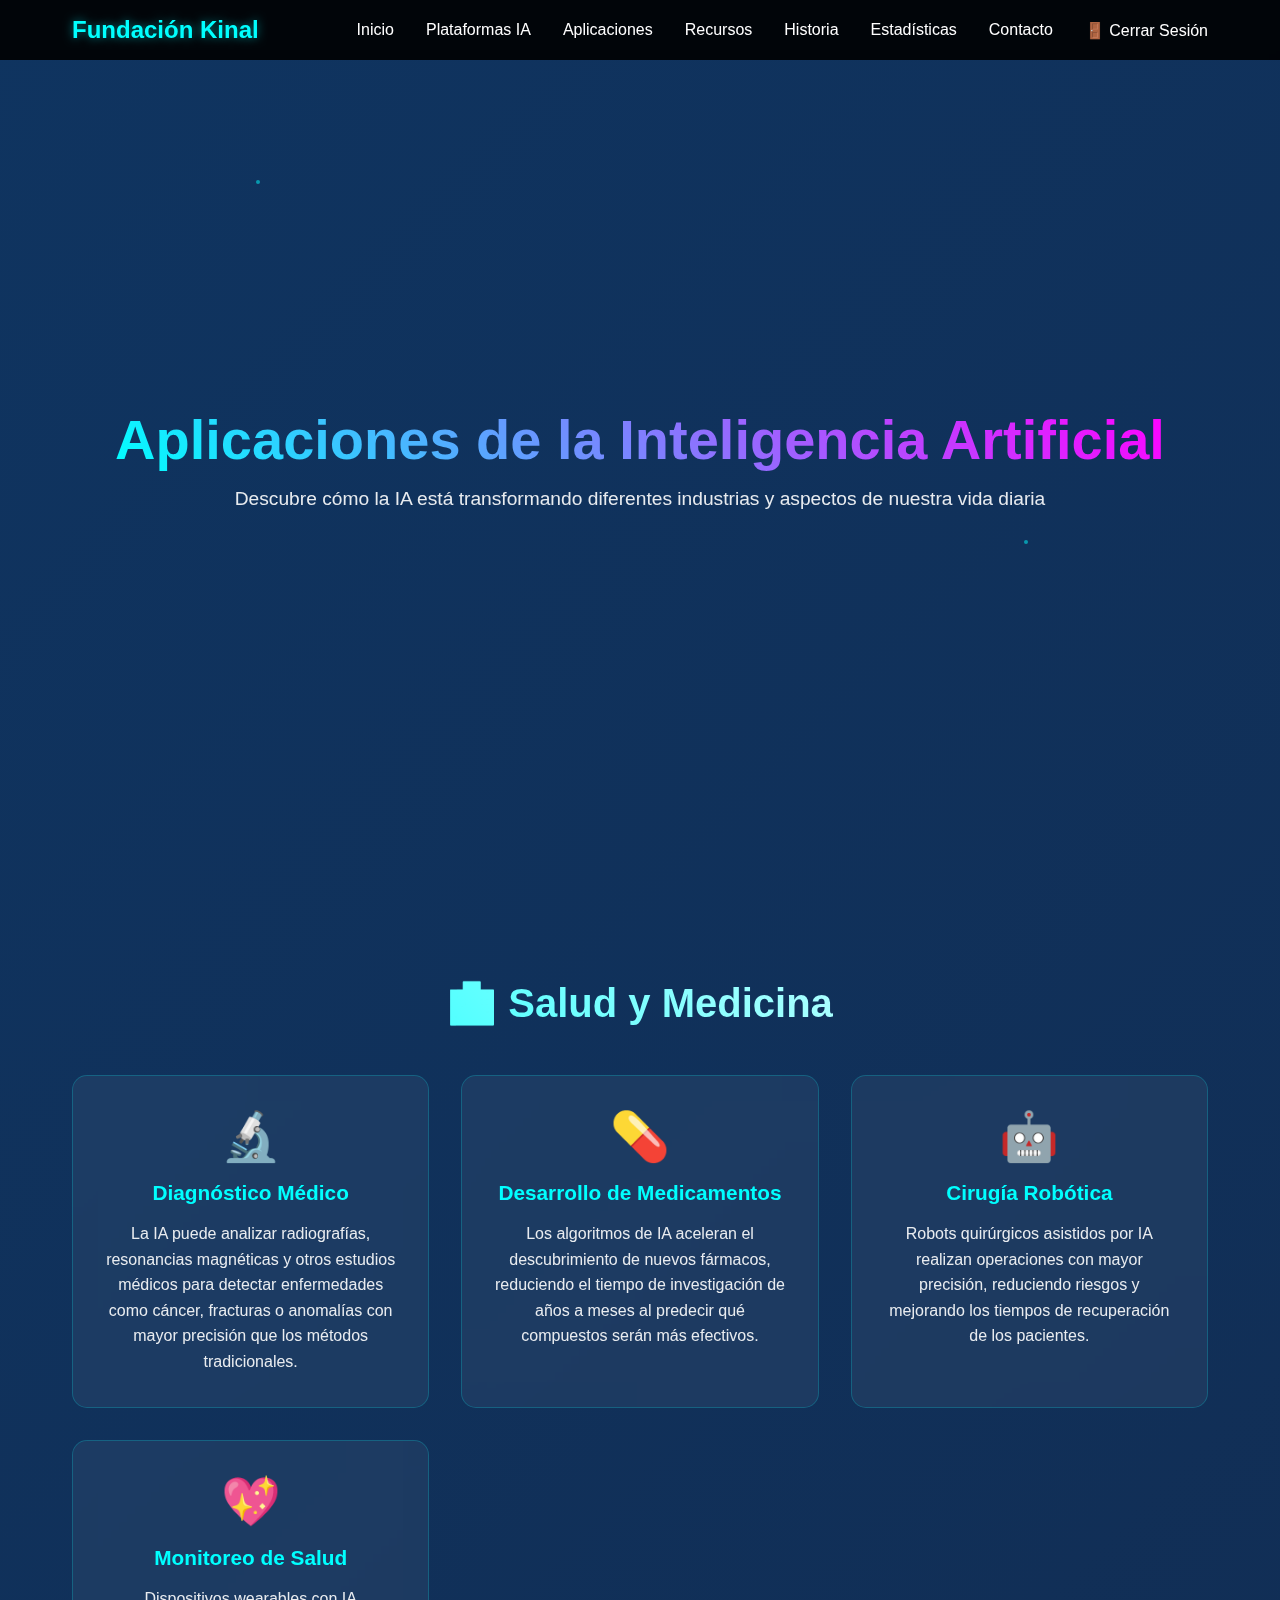
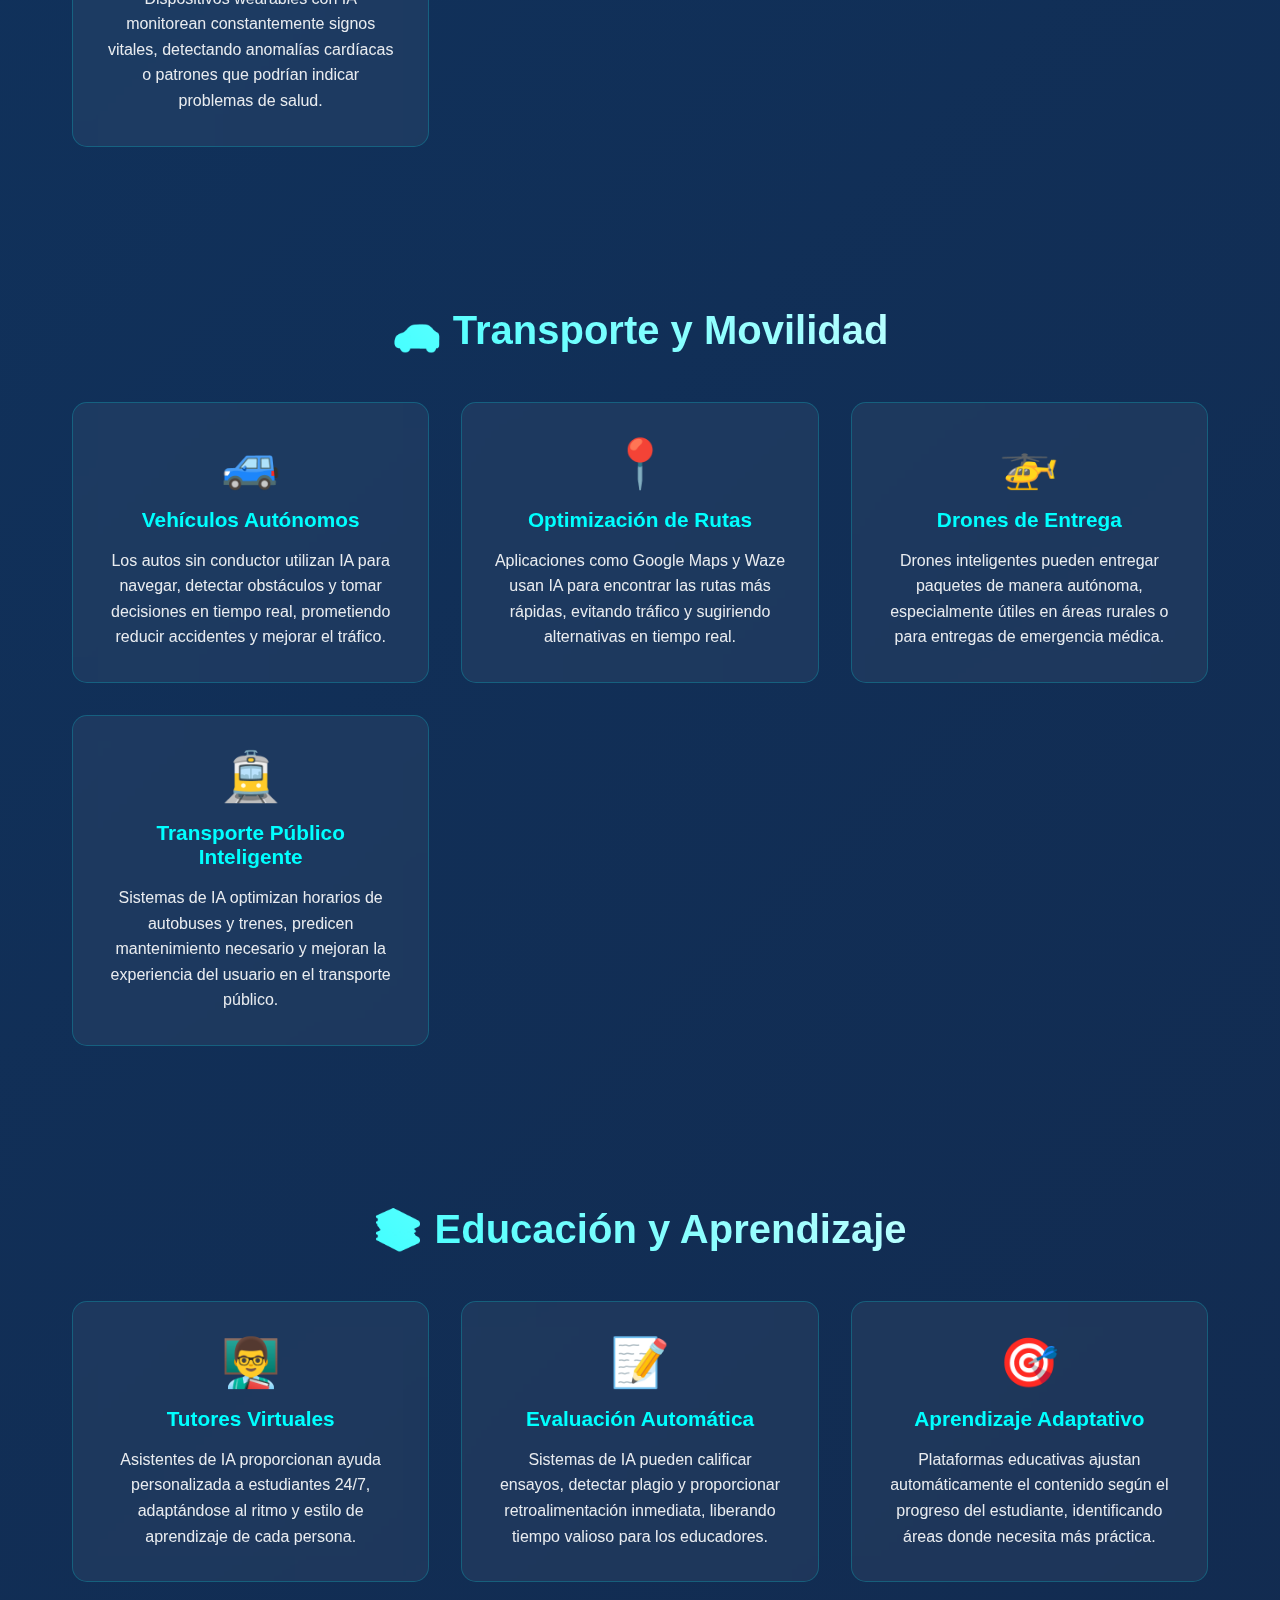
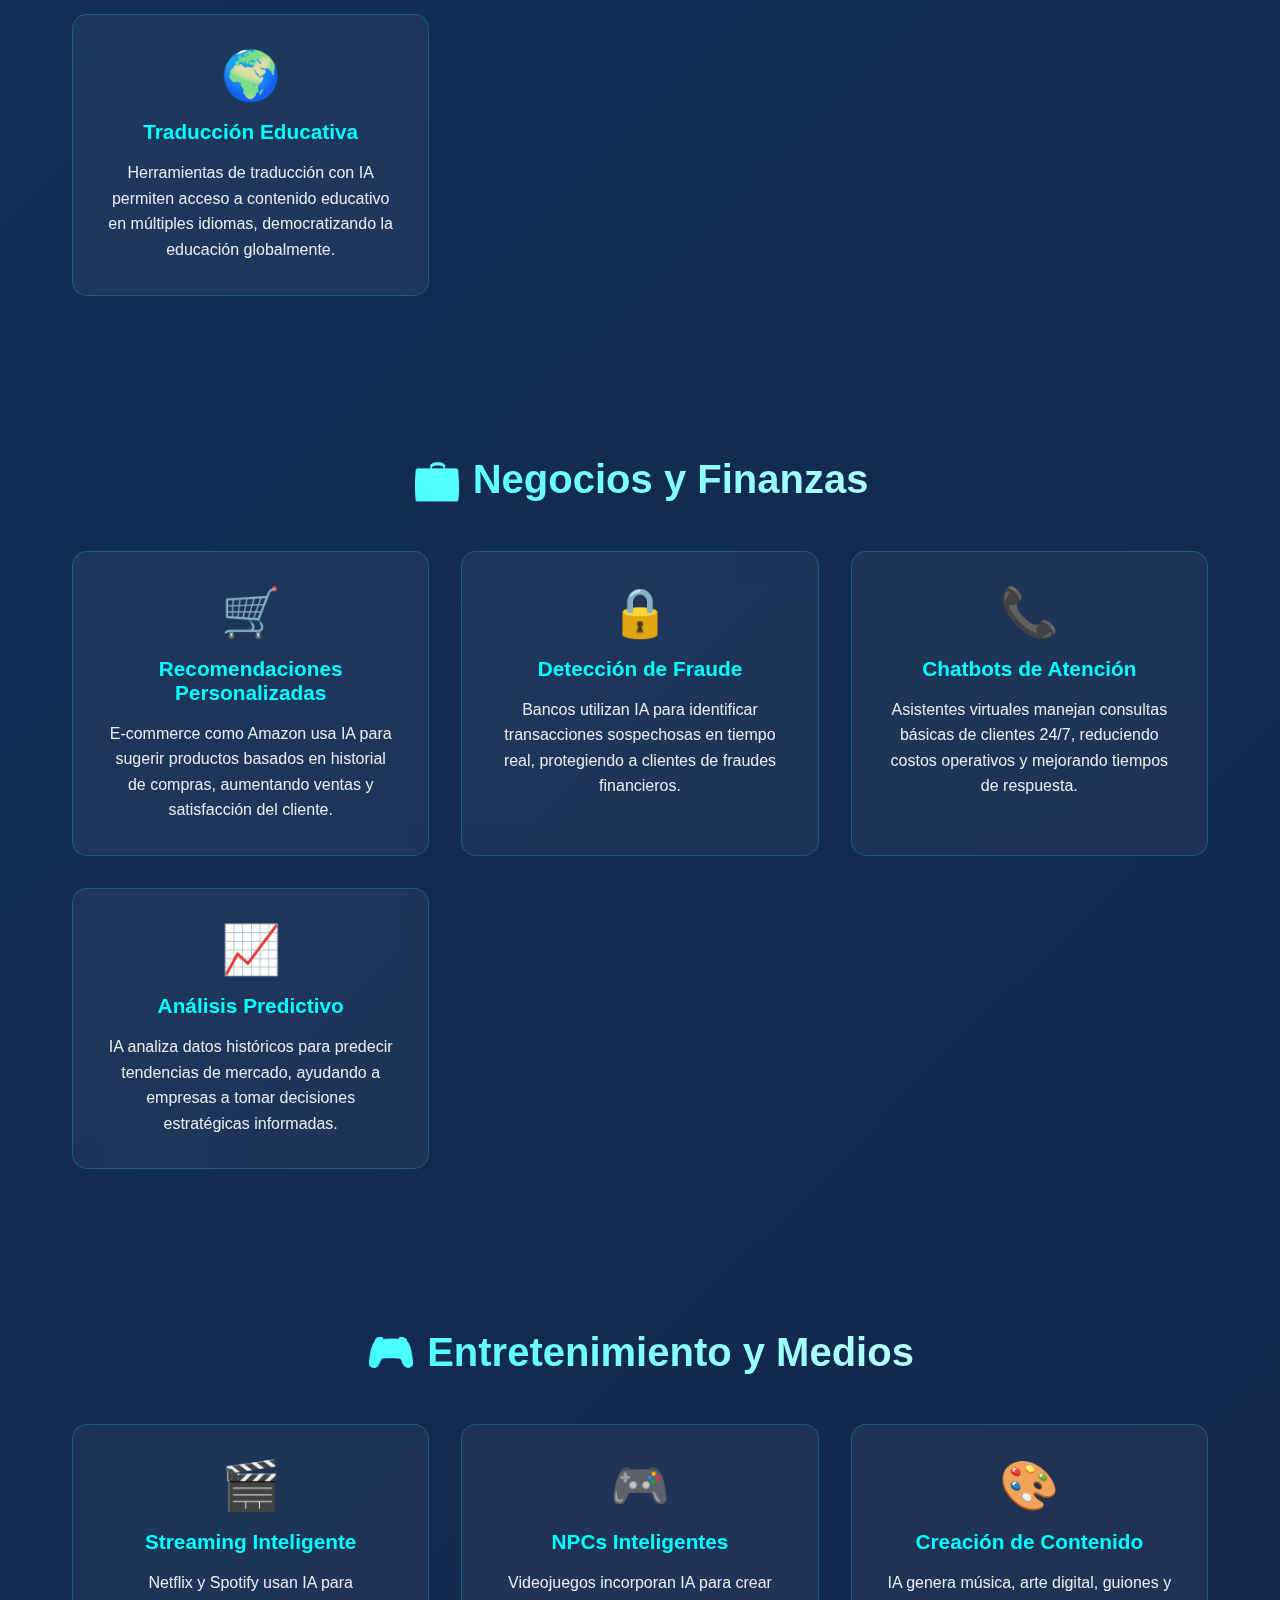
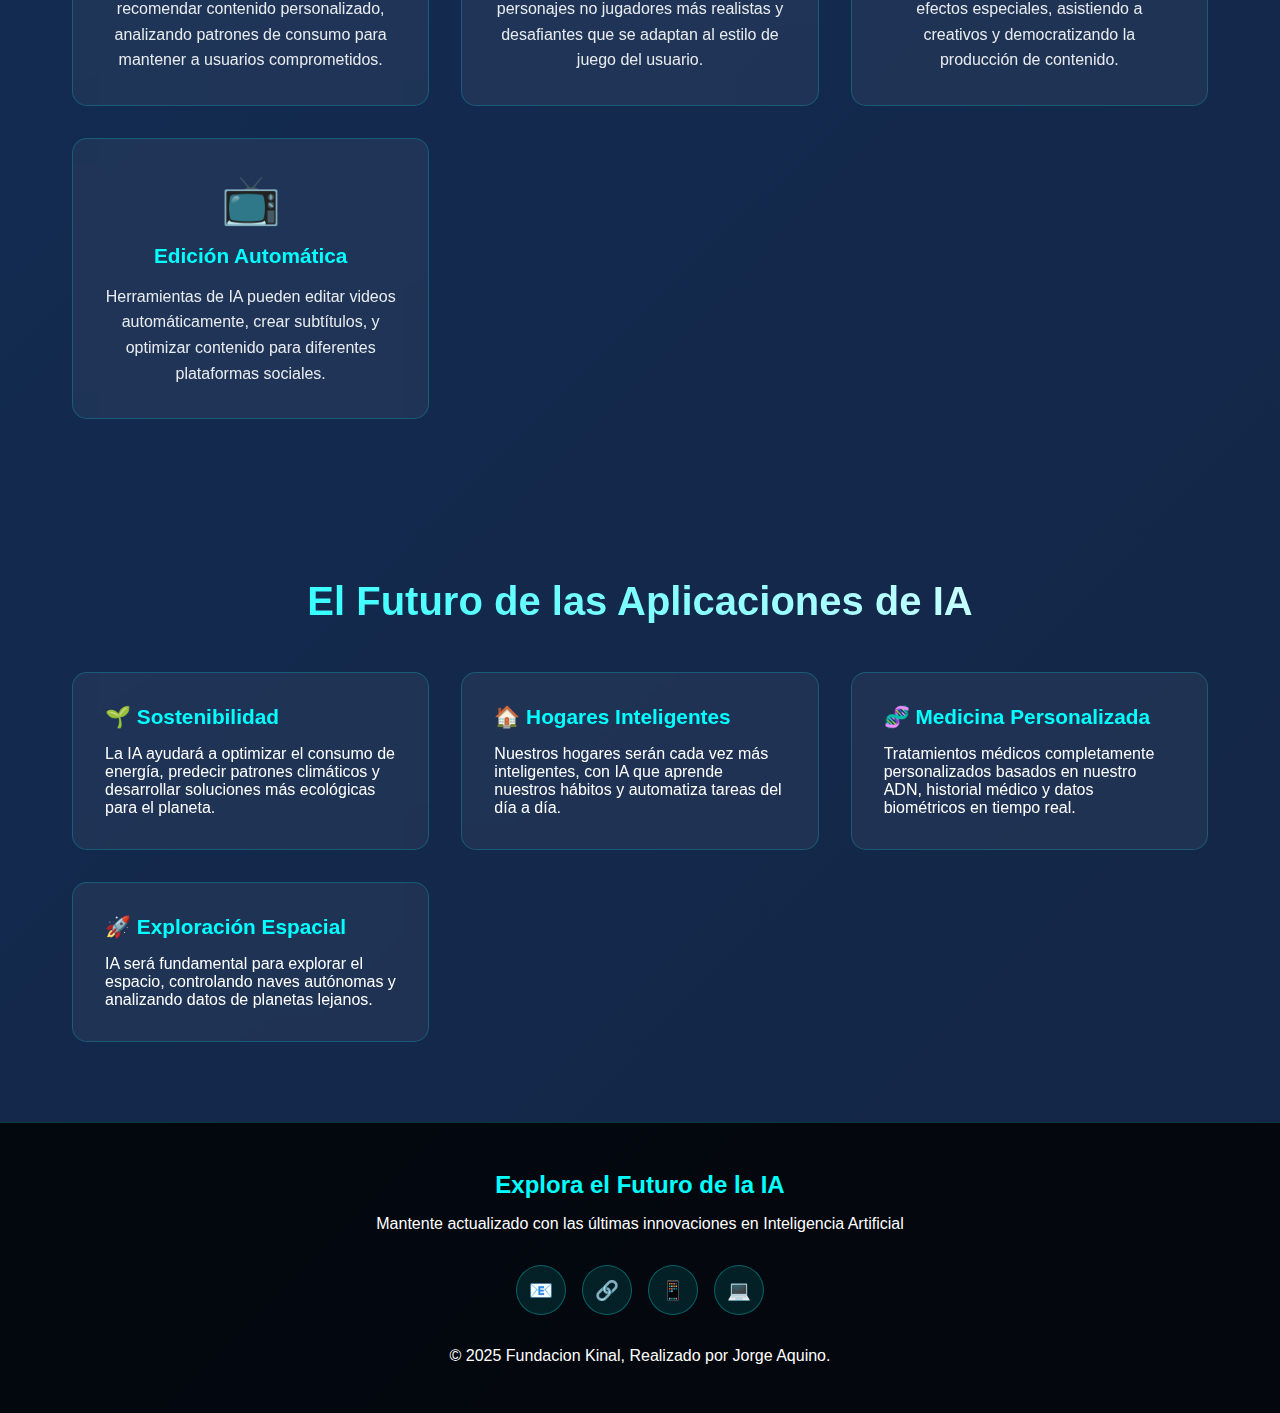
<file: PaginaWeb/Index/aplicaciones de ia.html>
<!DOCTYPE html>
<html lang="es">
<head>
    <meta charset="UTF-8">
    <meta name="viewport" content="width=device-width, initial-scale=1.0">
    <title>Aplicaciones de IA - Fundación Kinal</title>
    <link rel="stylesheet" href="../Styles/style.css">
</head>

<body>
    <div class="particulas"></div>

    <nav id="barra-navegacion">
        <div class="contenedor-nav">
            <div class="logotipo">Fundación Kinal</div>
            <ul class="enlaces-nav">
                <li><a href="principal.html#inicio" class="activo">Inicio</a></li>
                <li><a href="principal.html#plataformas">Plataformas IA</a></li>
                <li><a href="principal.aplicaciones de ia.html">Aplicaciones</a></li>
                <li><a href="recursos de ia.html">Recursos</a></li>
                <li><a href="principal.html#historia">Historia</a></li>
                <li><a href="principal.html#numeros">Estadísticas</a></li>
                <li><a href="principal.html#contacto">Contacto</a></li>
                <li><a href="../index.html" class="cerrar-sesion">🚪 Cerrar Sesión</a></li>
            </ul>
        </div>
    </nav>

    <section class="seccion-principal">
        <div class="contenido-principal">
            <h1>Aplicaciones de la Inteligencia Artificial</h1>
            <p>Descubre cómo la IA está transformando diferentes industrias y aspectos de nuestra vida diaria</p>
        </div>
    </section>

    <section class="tipos-ia" id="aplicaciones-salud">
        <div class="contenedor">
            <h2 class="titulo-seccion">🏥 Salud y Medicina</h2>
            <div class="cuadricula-ia">
                <div class="tarjeta-ia">
                    <div class="icono-ia">🔬</div>
                    <h3>Diagnóstico Médico</h3>
                    <p>La IA puede analizar radiografías, resonancias magnéticas y otros estudios médicos para detectar enfermedades como cáncer, fracturas o anomalías con mayor precisión que los métodos tradicionales.</p>
                </div>
                <div class="tarjeta-ia">
                    <div class="icono-ia">💊</div>
                    <h3>Desarrollo de Medicamentos</h3>
                    <p>Los algoritmos de IA aceleran el descubrimiento de nuevos fármacos, reduciendo el tiempo de investigación de años a meses al predecir qué compuestos serán más efectivos.</p>
                </div>
                <div class="tarjeta-ia">
                    <div class="icono-ia">🤖</div>
                    <h3>Cirugía Robótica</h3>
                    <p>Robots quirúrgicos asistidos por IA realizan operaciones con mayor precisión, reduciendo riesgos y mejorando los tiempos de recuperación de los pacientes.</p>
                </div>
                <div class="tarjeta-ia">
                    <div class="icono-ia">💖</div>
                    <h3>Monitoreo de Salud</h3>
                    <p>Dispositivos wearables con IA monitorean constantemente signos vitales, detectando anomalías cardíacas o patrones que podrían indicar problemas de salud.</p>
                </div>
            </div>
        </div>
    </section>

    <section class="tipos-ia" id="aplicaciones-transporte">
        <div class="contenedor">
            <h2 class="titulo-seccion">🚗 Transporte y Movilidad</h2>
            <div class="cuadricula-ia">
                <div class="tarjeta-ia">
                    <div class="icono-ia">🚙</div>
                    <h3>Vehículos Autónomos</h3>
                    <p>Los autos sin conductor utilizan IA para navegar, detectar obstáculos y tomar decisiones en tiempo real, prometiendo reducir accidentes y mejorar el tráfico.</p>
                </div>
                <div class="tarjeta-ia">
                    <div class="icono-ia">📍</div>
                    <h3>Optimización de Rutas</h3>
                    <p>Aplicaciones como Google Maps y Waze usan IA para encontrar las rutas más rápidas, evitando tráfico y sugiriendo alternativas en tiempo real.</p>
                </div>
                <div class="tarjeta-ia">
                    <div class="icono-ia">🚁</div>
                    <h3>Drones de Entrega</h3>
                    <p>Drones inteligentes pueden entregar paquetes de manera autónoma, especialmente útiles en áreas rurales o para entregas de emergencia médica.</p>
                </div>
                <div class="tarjeta-ia">
                    <div class="icono-ia">🚊</div>
                    <h3>Transporte Público Inteligente</h3>
                    <p>Sistemas de IA optimizan horarios de autobuses y trenes, predicen mantenimiento necesario y mejoran la experiencia del usuario en el transporte público.</p>
                </div>
            </div>
        </div>
    </section>

    <section class="tipos-ia" id="aplicaciones-educacion">
        <div class="contenedor">
            <h2 class="titulo-seccion">📚 Educación y Aprendizaje</h2>
            <div class="cuadricula-ia">
                <div class="tarjeta-ia">
                    <div class="icono-ia">👨‍🏫</div>
                    <h3>Tutores Virtuales</h3>
                    <p>Asistentes de IA proporcionan ayuda personalizada a estudiantes 24/7, adaptándose al ritmo y estilo de aprendizaje de cada persona.</p>
                </div>
                <div class="tarjeta-ia">
                    <div class="icono-ia">📝</div>
                    <h3>Evaluación Automática</h3>
                    <p>Sistemas de IA pueden calificar ensayos, detectar plagio y proporcionar retroalimentación inmediata, liberando tiempo valioso para los educadores.</p>
                </div>
                <div class="tarjeta-ia">
                    <div class="icono-ia">🎯</div>
                    <h3>Aprendizaje Adaptativo</h3>
                    <p>Plataformas educativas ajustan automáticamente el contenido según el progreso del estudiante, identificando áreas donde necesita más práctica.</p>
                </div>
                <div class="tarjeta-ia">
                    <div class="icono-ia">🌍</div>
                    <h3>Traducción Educativa</h3>
                    <p>Herramientas de traducción con IA permiten acceso a contenido educativo en múltiples idiomas, democratizando la educación globalmente.</p>
                </div>
            </div>
        </div>
    </section>

    <section class="tipos-ia" id="aplicaciones-negocios">
        <div class="contenedor">
            <h2 class="titulo-seccion">💼 Negocios y Finanzas</h2>
            <div class="cuadricula-ia">
                <div class="tarjeta-ia">
                    <div class="icono-ia">🛒</div>
                    <h3>Recomendaciones Personalizadas</h3>
                    <p>E-commerce como Amazon usa IA para sugerir productos basados en historial de compras, aumentando ventas y satisfacción del cliente.</p>
                </div>
                <div class="tarjeta-ia">
                    <div class="icono-ia">🔒</div>
                    <h3>Detección de Fraude</h3>
                    <p>Bancos utilizan IA para identificar transacciones sospechosas en tiempo real, protegiendo a clientes de fraudes financieros.</p>
                </div>
                <div class="tarjeta-ia">
                    <div class="icono-ia">📞</div>
                    <h3>Chatbots de Atención</h3>
                    <p>Asistentes virtuales manejan consultas básicas de clientes 24/7, reduciendo costos operativos y mejorando tiempos de respuesta.</p>
                </div>
                <div class="tarjeta-ia">
                    <div class="icono-ia">📈</div>
                    <h3>Análisis Predictivo</h3>
                    <p>IA analiza datos históricos para predecir tendencias de mercado, ayudando a empresas a tomar decisiones estratégicas informadas.</p>
                </div>
            </div>
        </div>
    </section>

    <section class="tipos-ia" id="aplicaciones-entretenimiento">
        <div class="contenedor">
            <h2 class="titulo-seccion">🎮 Entretenimiento y Medios</h2>
            <div class="cuadricula-ia">
                <div class="tarjeta-ia">
                    <div class="icono-ia">🎬</div>
                    <h3>Streaming Inteligente</h3>
                    <p>Netflix y Spotify usan IA para recomendar contenido personalizado, analizando patrones de consumo para mantener a usuarios comprometidos.</p>
                </div>
                <div class="tarjeta-ia">
                    <div class="icono-ia">🎮</div>
                    <h3>NPCs Inteligentes</h3>
                    <p>Videojuegos incorporan IA para crear personajes no jugadores más realistas y desafiantes que se adaptan al estilo de juego del usuario.</p>
                </div>
                <div class="tarjeta-ia">
                    <div class="icono-ia">🎨</div>
                    <h3>Creación de Contenido</h3>
                    <p>IA genera música, arte digital, guiones y efectos especiales, asistiendo a creativos y democratizando la producción de contenido.</p>
                </div>
                <div class="tarjeta-ia">
                    <div class="icono-ia">📺</div>
                    <h3>Edición Automática</h3>
                    <p>Herramientas de IA pueden editar videos automáticamente, crear subtítulos, y optimizar contenido para diferentes plataformas sociales.</p>
                </div>
            </div>
        </div>
    </section>

    <section class="informacion-ia">
        <div class="contenedor">
            <h2 class="titulo-seccion">El Futuro de las Aplicaciones de IA</h2>
            <div class="cuadricula-informacion">
                <div class="tarjeta-informacion">
                    <h3>🌱 Sostenibilidad</h3>
                    <p>La IA ayudará a optimizar el consumo de energía, predecir patrones climáticos y desarrollar soluciones más ecológicas para el planeta.</p>
                </div>
                <div class="tarjeta-informacion">
                    <h3>🏠 Hogares Inteligentes</h3>
                    <p>Nuestros hogares serán cada vez más inteligentes, con IA que aprende nuestros hábitos y automatiza tareas del día a día.</p>
                </div>
                <div class="tarjeta-informacion">
                    <h3>🧬 Medicina Personalizada</h3>
                    <p>Tratamientos médicos completamente personalizados basados en nuestro ADN, historial médico y datos biométricos en tiempo real.</p>
                </div>
                <div class="tarjeta-informacion">
                    <h3>🚀 Exploración Espacial</h3>
                    <p>IA será fundamental para explorar el espacio, controlando naves autónomas y analizando datos de planetas lejanos.</p>
                </div>
            </div>
        </div>
    </section>

    <footer id="contacto">
        <div class="contenido-pie-pagina">
            <h3>Explora el Futuro de la IA</h3>
            <p>Mantente actualizado con las últimas innovaciones en Inteligencia Artificial</p>
            <div class="enlaces-sociales">
                <a href="#" class="enlace-social">📧</a>
                <a href="#" class="enlace-social">🔗</a>
                <a href="#" class="enlace-social">📱</a>
                <a href="#" class="enlace-social">💻</a>
            </div>
            <p>&copy; 2025 Fundacion Kinal, Realizado por Jorge Aquino.</p>
        </div>
    </footer>
</body>
</html>
</file>
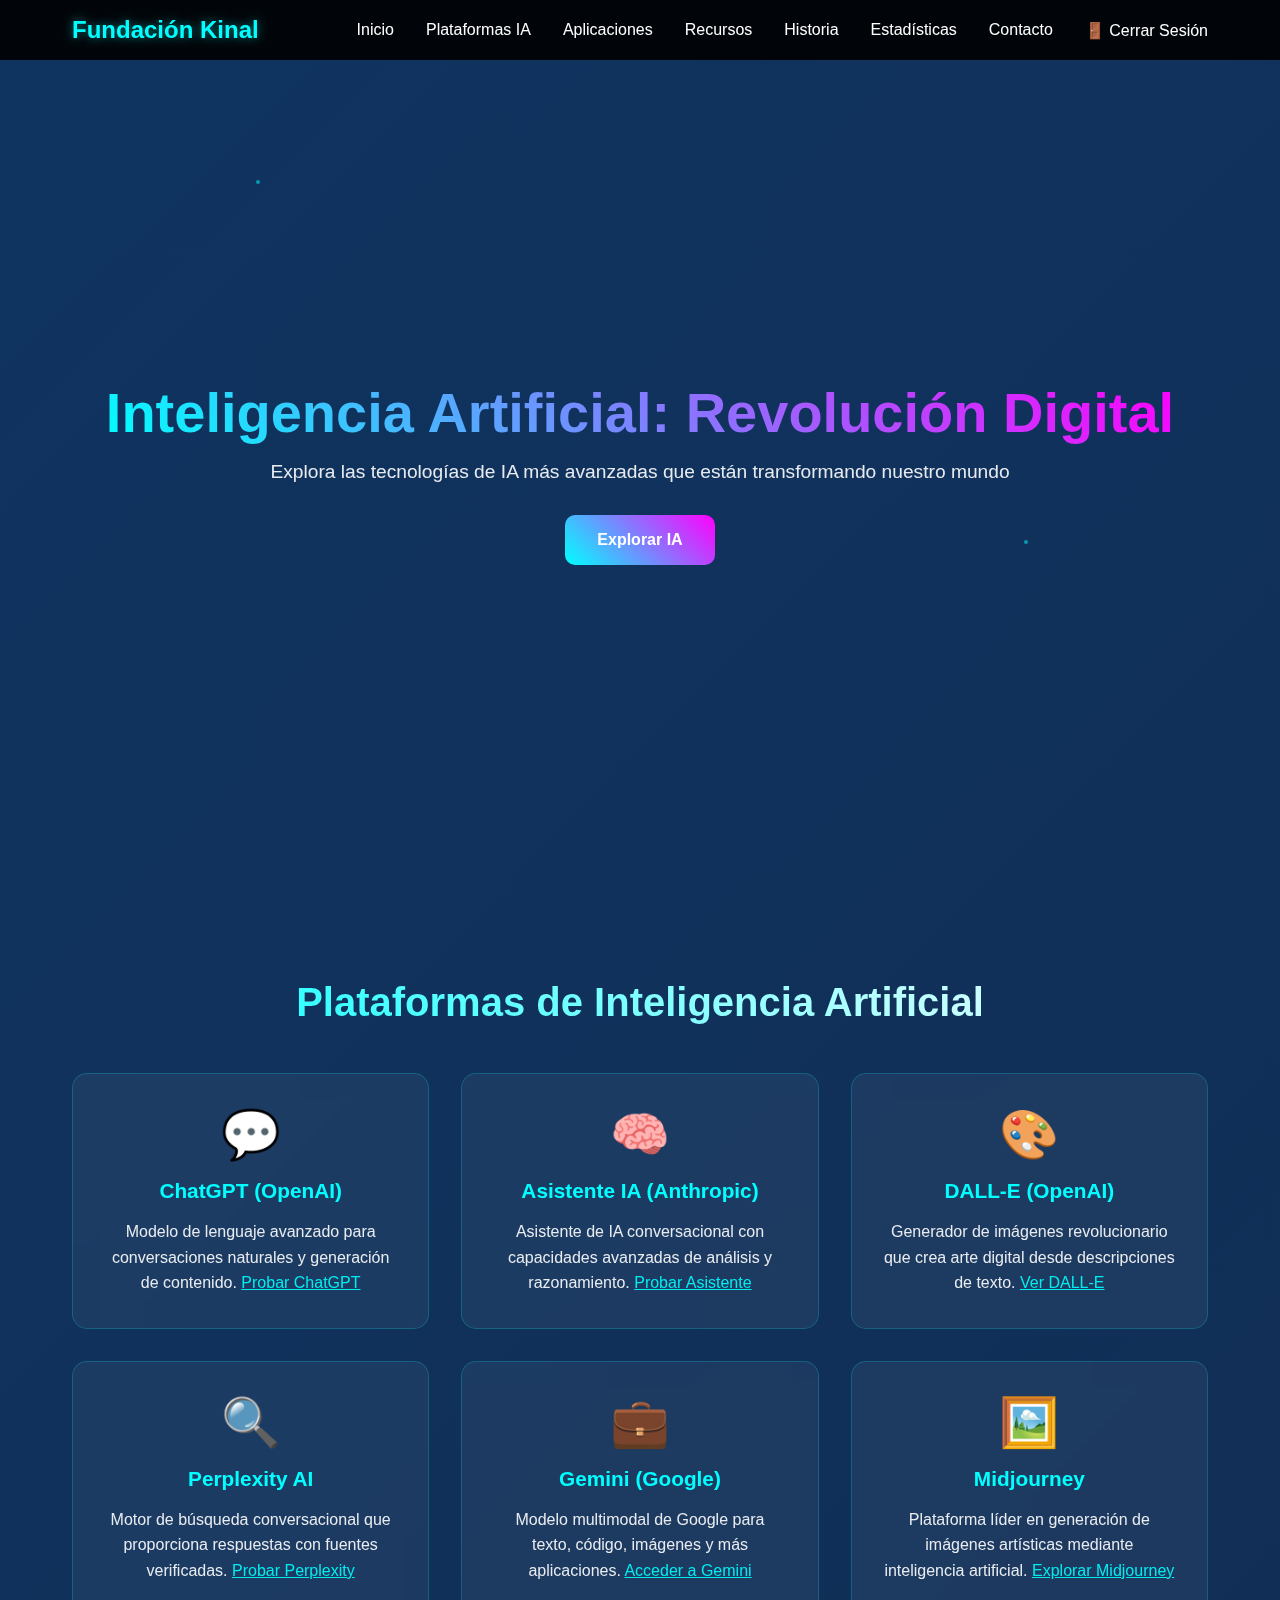
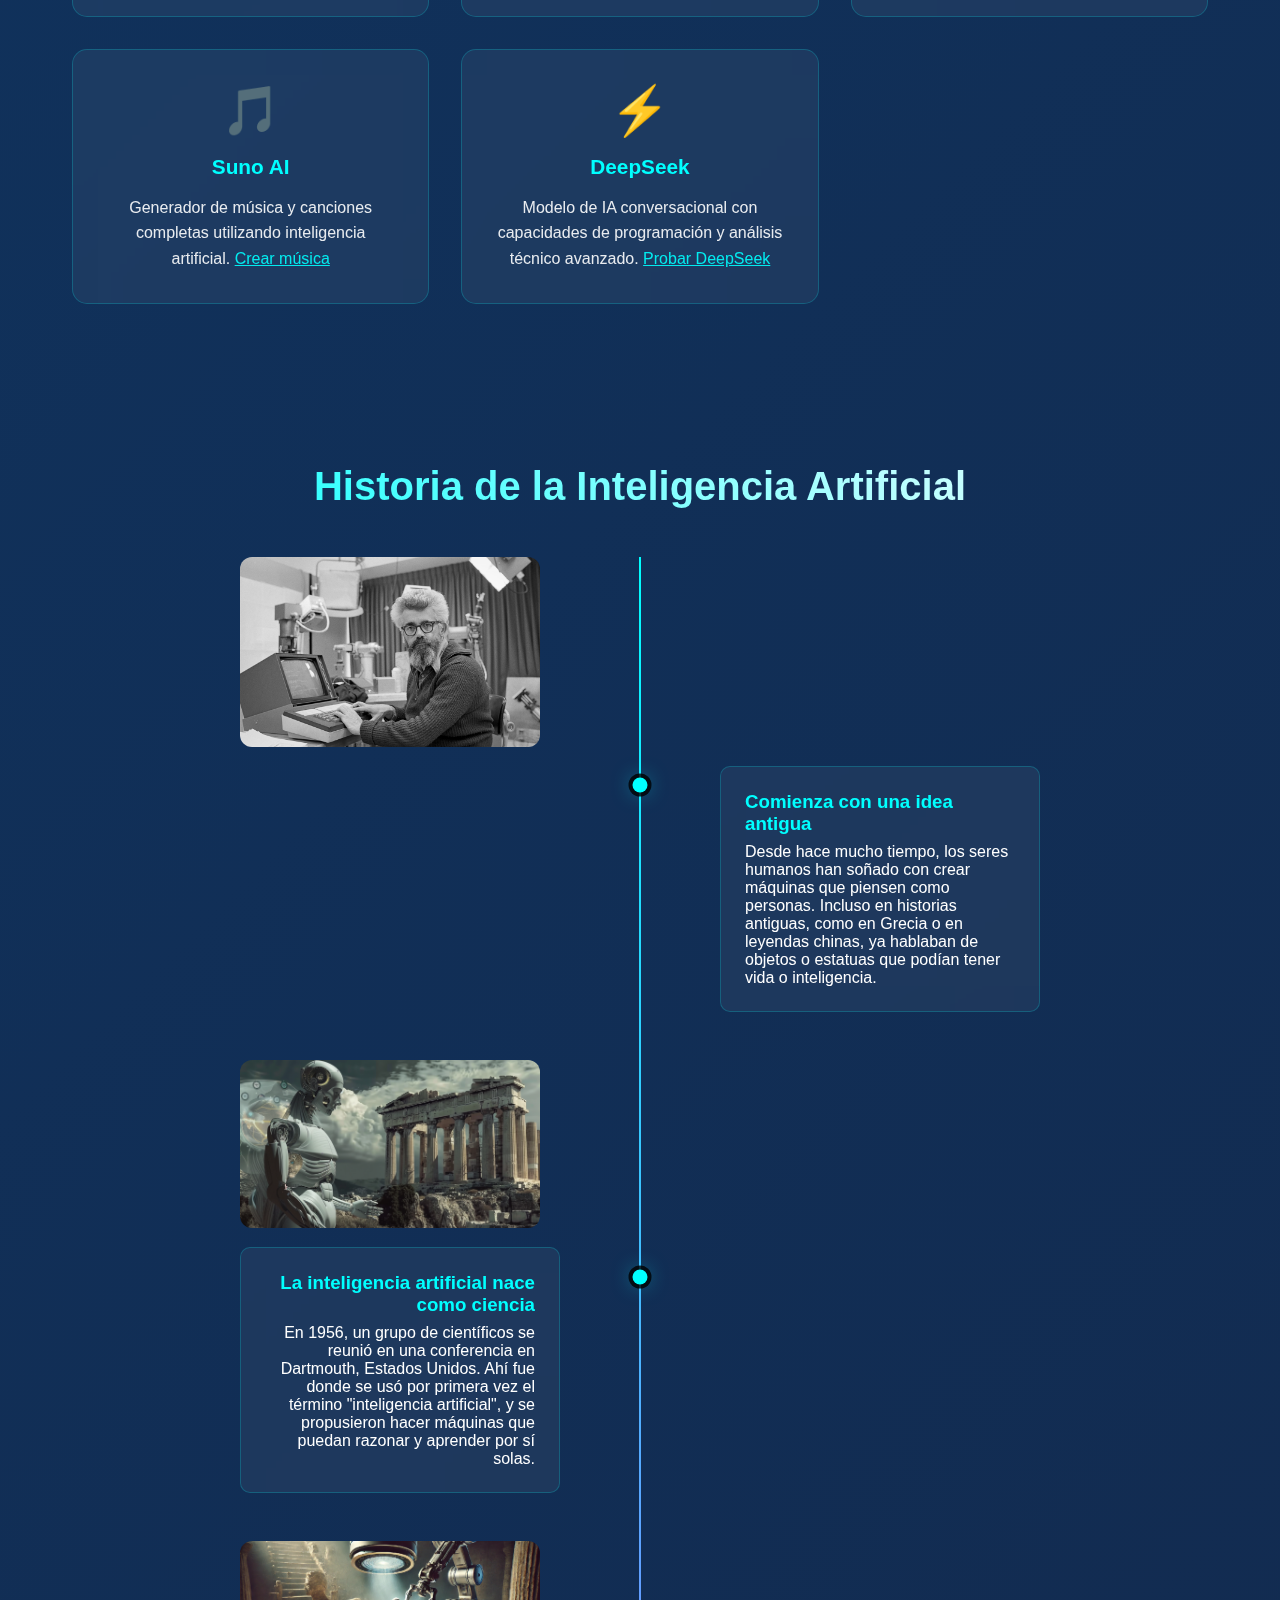
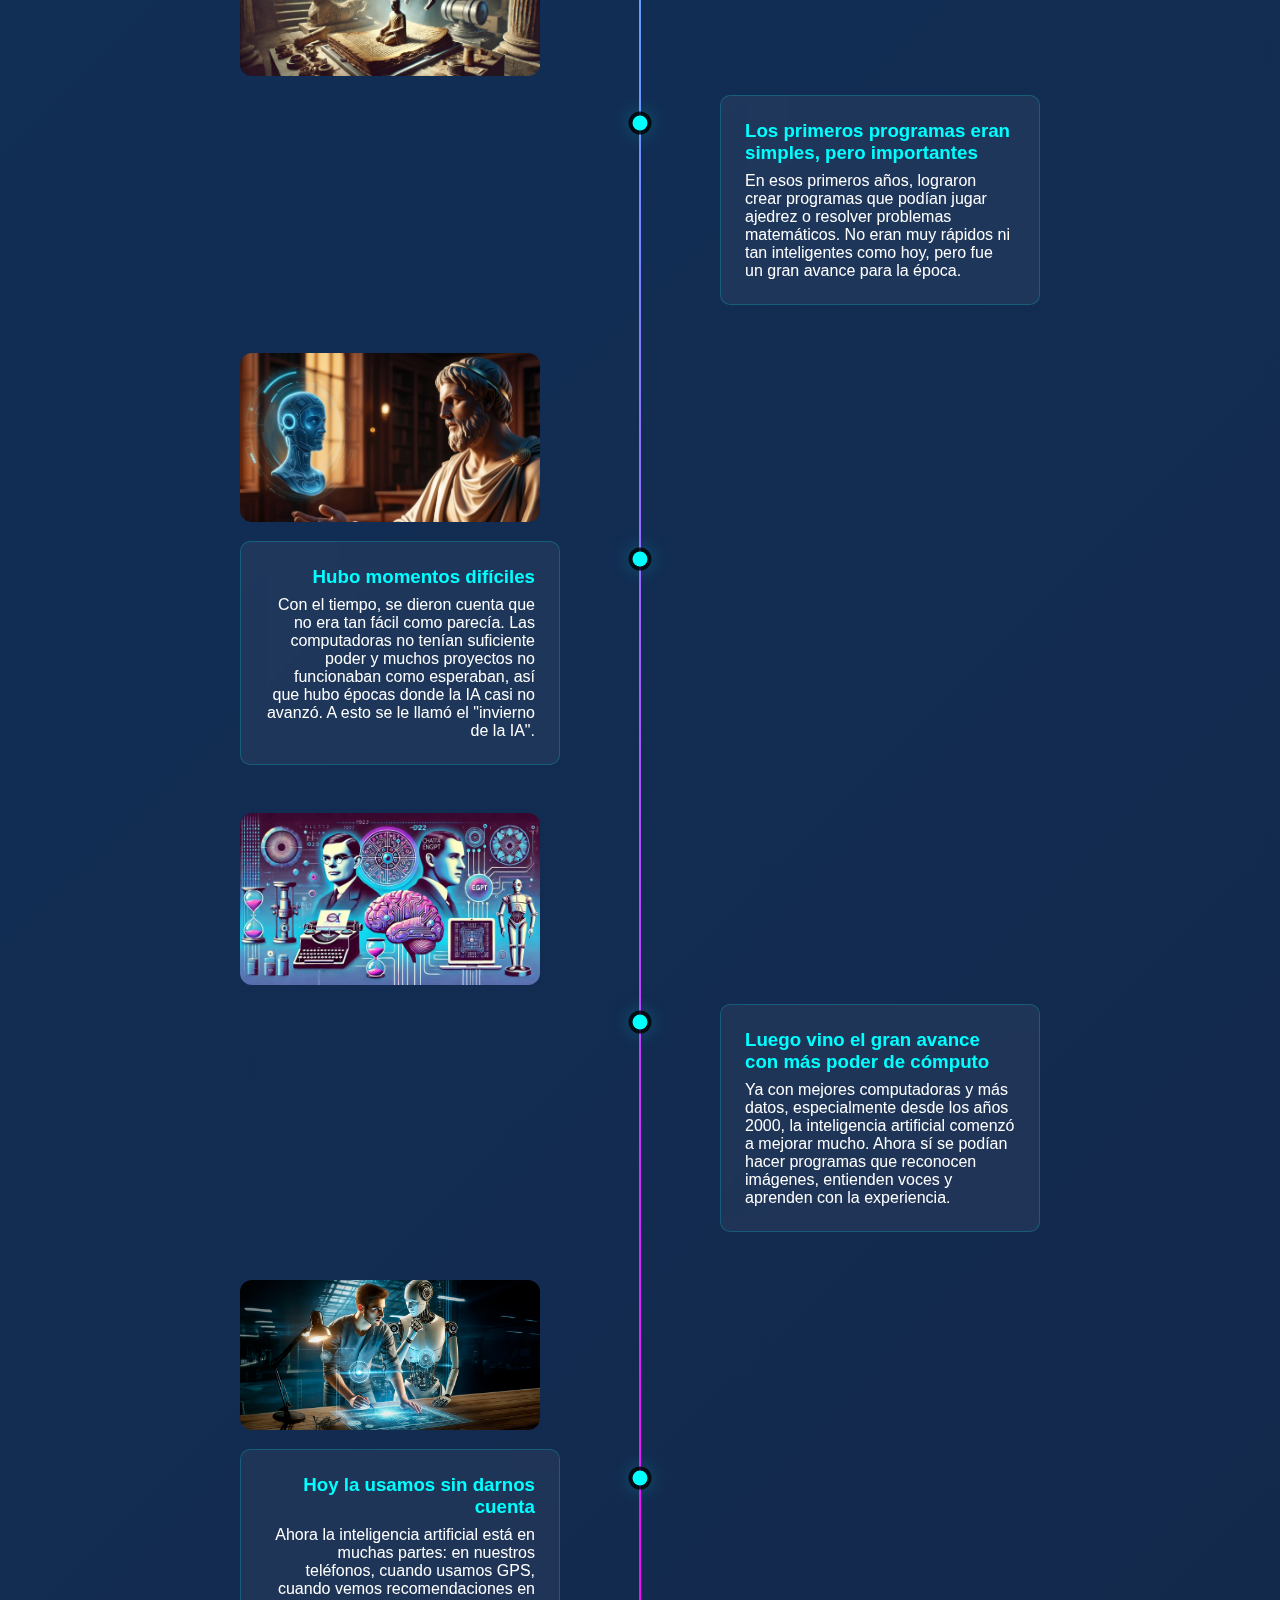
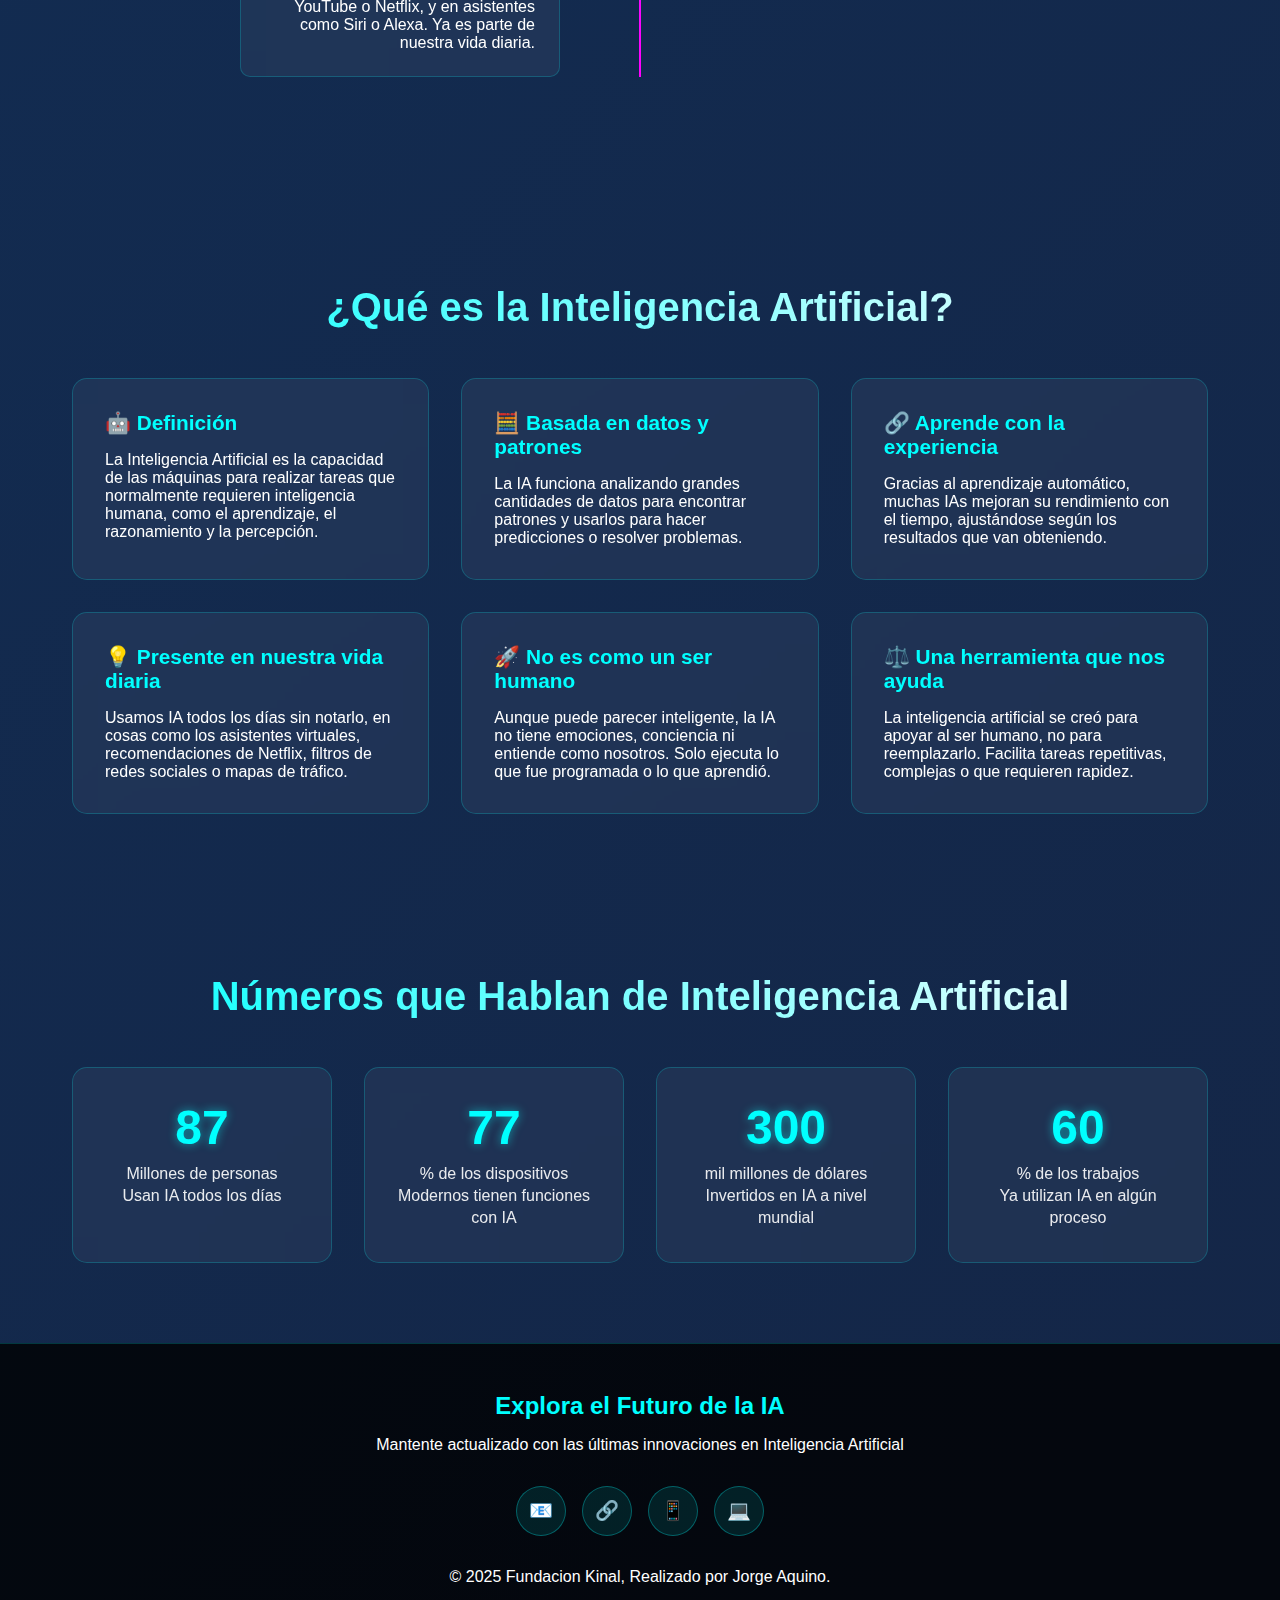
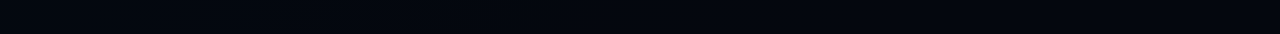
<file: PaginaWeb/Index/principal.html>
<!DOCTYPE html>
<html lang="es">
<head>
    <meta charset="UTF-8">
    <meta name="viewport" content="width=device-width, initial-scale=1.0">
    <title>Aplicaciones de IA - Fundación Kinal</title>
    <link rel="stylesheet" href="../Styles/style.css">
</head>

<body>
    <div class="particulas"></div>

    <nav id="barra-navegacion">
        <div class="contenedor-nav">
            <div class="logotipo">Fundación Kinal</div>
            <ul class="enlaces-nav">
                <li><a href="#inicio" class="activo">Inicio</a></li>
                <li><a href="#plataformas">Plataformas IA</a></li>
                <li><a href="aplicaciones de ia.html">Aplicaciones</a></li>
                <li><a href="recursos de ia.html">Recursos</a></li>
                <li><a href="#historia">Historia</a></li>
                <li><a href="#numeros">Estadísticas</a></li>
                <li><a href="#contacto">Contacto</a></li>
                <li><a href="../index.html" class="cerrar-sesion">🚪 Cerrar Sesión</a></li>
            </ul>
        </div>
    </nav>

    <section class="seccion-principal" id="inicio">
        <div class="contenido-principal">
            <h1>Inteligencia Artificial: Revolución Digital</h1>
            <p>Explora las tecnologías de IA más avanzadas que están transformando nuestro mundo</p>
            <a href="#plataformas" class="boton-principal">Explorar IA</a>
        </div>
    </section>

    <section class="tipos-ia" id="plataformas">
        <div class="contenedor">
            <h2 class="titulo-seccion">Plataformas de Inteligencia Artificial</h2>
            <div class="cuadricula-ia">
                <div class="tarjeta-ia">
                    <div class="icono-ia">💬</div>
                    <h3>ChatGPT (OpenAI)</h3>
                    <p>Modelo de lenguaje avanzado para conversaciones naturales y generación de contenido. <a href="https://chat.openai.com" target="_blank" style="color: #00ffff;">Probar ChatGPT</a></p>
                </div>
                <div class="tarjeta-ia">
                    <div class="icono-ia">🧠</div>
                    <h3>Asistente IA (Anthropic)</h3>
                    <p>Asistente de IA conversacional con capacidades avanzadas de análisis y razonamiento. <a href="https://claude.ai" target="_blank" style="color: #00ffff;">Probar Asistente</a></p>
                </div>
                <div class="tarjeta-ia">
                    <div class="icono-ia">🎨</div>
                    <h3>DALL-E (OpenAI)</h3>
                    <p>Generador de imágenes revolucionario que crea arte digital desde descripciones de texto. <a href="https://openai.com/dall-e-2" target="_blank" style="color: #00ffff;">Ver DALL-E</a></p>
                </div>
                <div class="tarjeta-ia">
                    <div class="icono-ia">🔍</div>
                    <h3>Perplexity AI</h3>
                    <p>Motor de búsqueda conversacional que proporciona respuestas con fuentes verificadas. <a href="https://www.perplexity.ai" target="_blank" style="color: #00ffff;">Probar Perplexity</a></p>
                </div>
                <div class="tarjeta-ia">
                    <div class="icono-ia">💼</div>
                    <h3>Gemini (Google)</h3>
                    <p>Modelo multimodal de Google para texto, código, imágenes y más aplicaciones. <a href="https://gemini.google.com" target="_blank" style="color: #00ffff;">Acceder a Gemini</a></p>
                </div>
                <div class="tarjeta-ia">
                    <div class="icono-ia">🖼️</div>
                    <h3>Midjourney</h3>
                    <p>Plataforma líder en generación de imágenes artísticas mediante inteligencia artificial. <a href="https://www.midjourney.com" target="_blank" style="color: #00ffff;">Explorar Midjourney</a></p>
                </div>
                <div class="tarjeta-ia">
                    <div class="icono-ia">🎵</div>
                    <h3>Suno AI</h3>
                    <p>Generador de música y canciones completas utilizando inteligencia artificial. <a href="https://www.suno.ai" target="_blank" style="color: #00ffff;">Crear música</a></p>
                </div>
                <div class="tarjeta-ia">
                    <div class="icono-ia">⚡</div>
                    <h3>DeepSeek</h3>
                    <p>Modelo de IA conversacional con capacidades de programación y análisis técnico avanzado. <a href="https://www.deepseek.com" target="_blank" style="color: #00ffff;">Probar DeepSeek</a></p>
                </div>
            </div>
        </div>
    </section>

    <section class="linea-tiempo" id="historia">
    <div class="contenedor">
        <h2 class="titulo-seccion">Historia de la Inteligencia Artificial</h2>
        <div class="contenedor-linea-tiempo">
            <div class="linea-tiempo-vertical"></div>
            
            <div class="elemento-linea-tiempo">
                <img src="../images/InteligenciaAntigua.jpg" alt="Idea antigua IA" class="imagen-linea-tiempo">
                <div class="contenido-linea-tiempo">
                    <h3>Comienza con una idea antigua</h3>
                    <p>Desde hace mucho tiempo, los seres humanos han soñado con crear máquinas que piensen como personas. Incluso en historias antiguas, como en Grecia o en leyendas chinas, ya hablaban de objetos o estatuas que podían tener vida o inteligencia.</p>
                </div>
                <div class="punto-linea-tiempo"></div>
            </div>
            
            <div class="elemento-linea-tiempo">
                <img src="../images/SecretosIA.jpg" alt="Conferencia Dartmouth 1956" class="imagen-linea-tiempo">
                <div class="contenido-linea-tiempo">
                    <h3>La inteligencia artificial nace como ciencia</h3>
                    <p>En 1956, un grupo de científicos se reunió en una conferencia en Dartmouth, Estados Unidos. Ahí fue donde se usó por primera vez el término "inteligencia artificial", y se propusieron hacer máquinas que puedan razonar y aprender por sí solas.</p>
                </div>
                <div class="punto-linea-tiempo"></div>
            </div>
            
            <div class="elemento-linea-tiempo">
                <img src="../images/CreacionIA.jpg" alt="Primeros programas IA" class="imagen-linea-tiempo">
                <div class="contenido-linea-tiempo">
                    <h3>Los primeros programas eran simples, pero importantes</h3>
                    <p>En esos primeros años, lograron crear programas que podían jugar ajedrez o resolver problemas matemáticos. No eran muy rápidos ni tan inteligentes como hoy, pero fue un gran avance para la época.</p>
                </div>
                <div class="punto-linea-tiempo"></div>
            </div>
            
            <div class="elemento-linea-tiempo">
                <img src="../images/AntiguedadIA.jpg" alt="Invierno de la IA" class="imagen-linea-tiempo">
                <div class="contenido-linea-tiempo">
                    <h3>Hubo momentos difíciles</h3>
                    <p>Con el tiempo, se dieron cuenta que no era tan fácil como parecía. Las computadoras no tenían suficiente poder y muchos proyectos no funcionaban como esperaban, así que hubo épocas donde la IA casi no avanzó. A esto se le llamó el "invierno de la IA".</p>
                </div>
                <div class="punto-linea-tiempo"></div>
            </div>
            
            <div class="elemento-linea-tiempo">
                <img src="../images/ModernidadIA.jpg" alt="Avance computacional" class="imagen-linea-tiempo">
                <div class="contenido-linea-tiempo">
                    <h3>Luego vino el gran avance con más poder de cómputo</h3>
                    <p>Ya con mejores computadoras y más datos, especialmente desde los años 2000, la inteligencia artificial comenzó a mejorar mucho. Ahora sí se podían hacer programas que reconocen imágenes, entienden voces y aprenden con la experiencia.</p>
                </div>
                <div class="punto-linea-tiempo"></div>
            </div>
            
            <div class="elemento-linea-tiempo">
                <img src="../images/Actualidad.jpg" alt="IA en vida cotidiana" class="imagen-linea-tiempo">
                <div class="contenido-linea-tiempo">
                    <h3>Hoy la usamos sin darnos cuenta</h3>
                    <p>Ahora la inteligencia artificial está en muchas partes: en nuestros teléfonos, cuando usamos GPS, cuando vemos recomendaciones en YouTube o Netflix, y en asistentes como Siri o Alexa. Ya es parte de nuestra vida diaria.</p>
                </div>
                <div class="punto-linea-tiempo"></div>
              </div>
         </div>
        </div>
    </section>


    <section class="informacion-ia" id="informacion">
        <div class="contenedor">
            <h2 class="titulo-seccion">¿Qué es la Inteligencia Artificial?</h2>
            <div class="cuadricula-informacion">
                <div class="tarjeta-informacion">
                    <h3>🤖 Definición</h3>
                    <p>La Inteligencia Artificial es la capacidad de las máquinas para realizar tareas que normalmente requieren inteligencia humana, como el aprendizaje, el razonamiento y la percepción.</p>
                </div>
                <div class="tarjeta-informacion">
                    <h3>🧮 Basada en datos y patrones</h3>
                    <p>La IA funciona analizando grandes cantidades de datos para encontrar patrones y usarlos para hacer predicciones o resolver problemas.</p>
                </div>
                <div class="tarjeta-informacion">
                    <h3>🔗 Aprende con la experiencia</h3>
                    <p>Gracias al aprendizaje automático, muchas IAs mejoran su rendimiento con el tiempo, ajustándose según los resultados que van obteniendo.</p>
                </div>
                <div class="tarjeta-informacion">
                    <h3>💡 Presente en nuestra vida diaria</h3>
                    <p>Usamos IA todos los días sin notarlo, en cosas como los asistentes virtuales, recomendaciones de Netflix, filtros de redes sociales o mapas de tráfico.</p>
                </div>
                <div class="tarjeta-informacion">
                    <h3>🚀 No es como un ser humano</h3>
                    <p>Aunque puede parecer inteligente, la IA no tiene emociones, conciencia ni entiende como nosotros. Solo ejecuta lo que fue programada o lo que aprendió.</p>
                </div>
                <div class="tarjeta-informacion">
                    <h3>⚖️ Una herramienta que nos ayuda</h3>
                    <p>La inteligencia artificial se creó para apoyar al ser humano, no para reemplazarlo. Facilita tareas repetitivas, complejas o que requieren rapidez.</p>
                </div>
            </div>
        </div>
    </section>

    <section class="estadisticas" id="numeros">
        <div class="contenedor">
            <h2 class="titulo-seccion">Números que Hablan de Inteligencia Artificial</h2>
            <div class="cuadricula-estadisticas">
                <div class="tarjeta-estadistica">
                    <div class="numero-estadistica">87</div>
                    <div class="etiqueta-estadistica">Millones de personas<br>Usan IA todos los días</div>
                </div>
                <div class="tarjeta-estadistica">
                    <div class="numero-estadistica">77</div>
                    <div class="etiqueta-estadistica">% de los dispositivos<br>Modernos tienen funciones con IA</div>
                </div>
                <div class="tarjeta-estadistica">
                    <div class="numero-estadistica">300</div>
                    <div class="etiqueta-estadistica">mil millones de dólares<br>Invertidos en IA a nivel mundial</div>
                </div>
                <div class="tarjeta-estadistica">
                    <div class="numero-estadistica">60</div>
                    <div class="etiqueta-estadistica">% de los trabajos<br>Ya utilizan IA en algún proceso</div>
                </div>
            </div>
        </div>
    </section>

    <footer id="contacto">
        <div class="contenido-pie-pagina">
            <h3>Explora el Futuro de la IA</h3>
            <p>Mantente actualizado con las últimas innovaciones en Inteligencia Artificial</p>
            <div class="enlaces-sociales">
                <a href="#" class="enlace-social">📧</a>
                <a href="#" class="enlace-social">🔗</a>
                <a href="#" class="enlace-social">📱</a>
                <a href="#" class="enlace-social">💻</a>
            </div>
            <p>&copy; 2025 Fundacion Kinal, Realizado por Jorge Aquino.</p>
        </div>
    </footer>
</body>
</html>
</file>
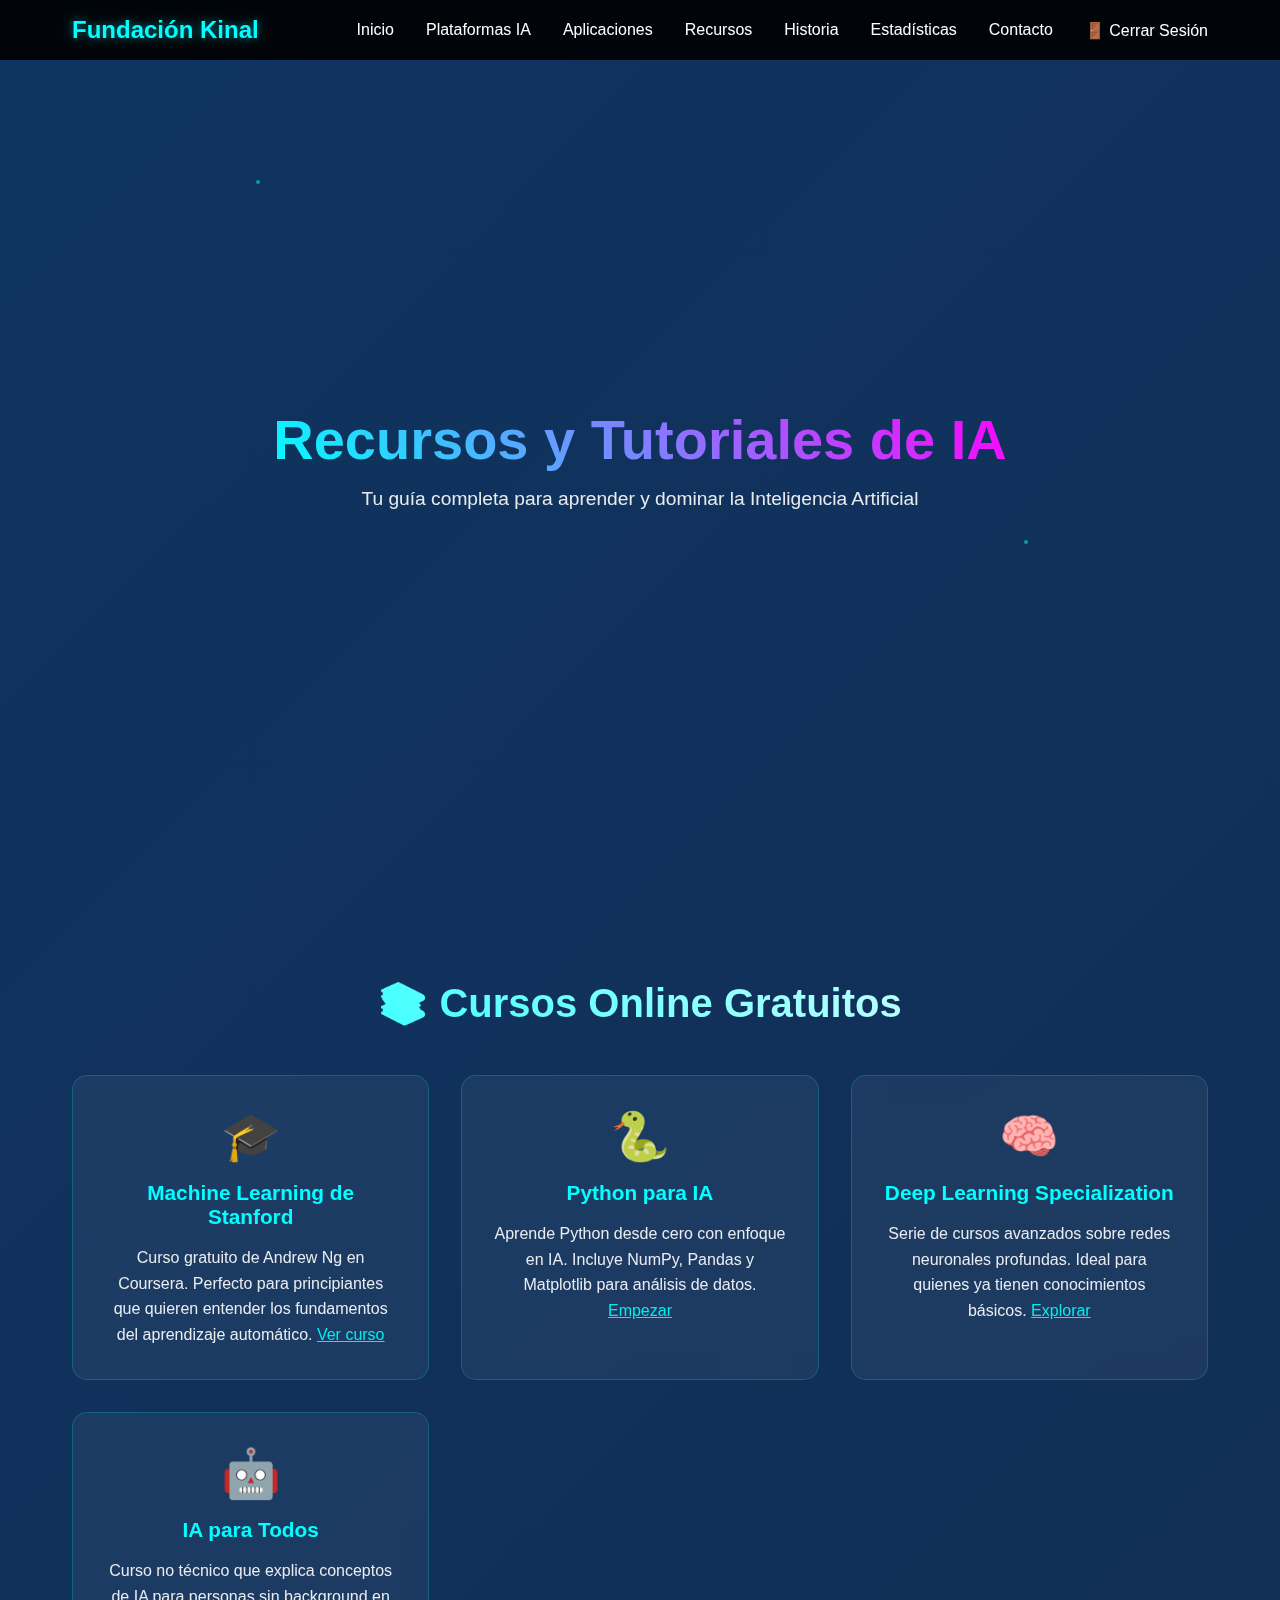
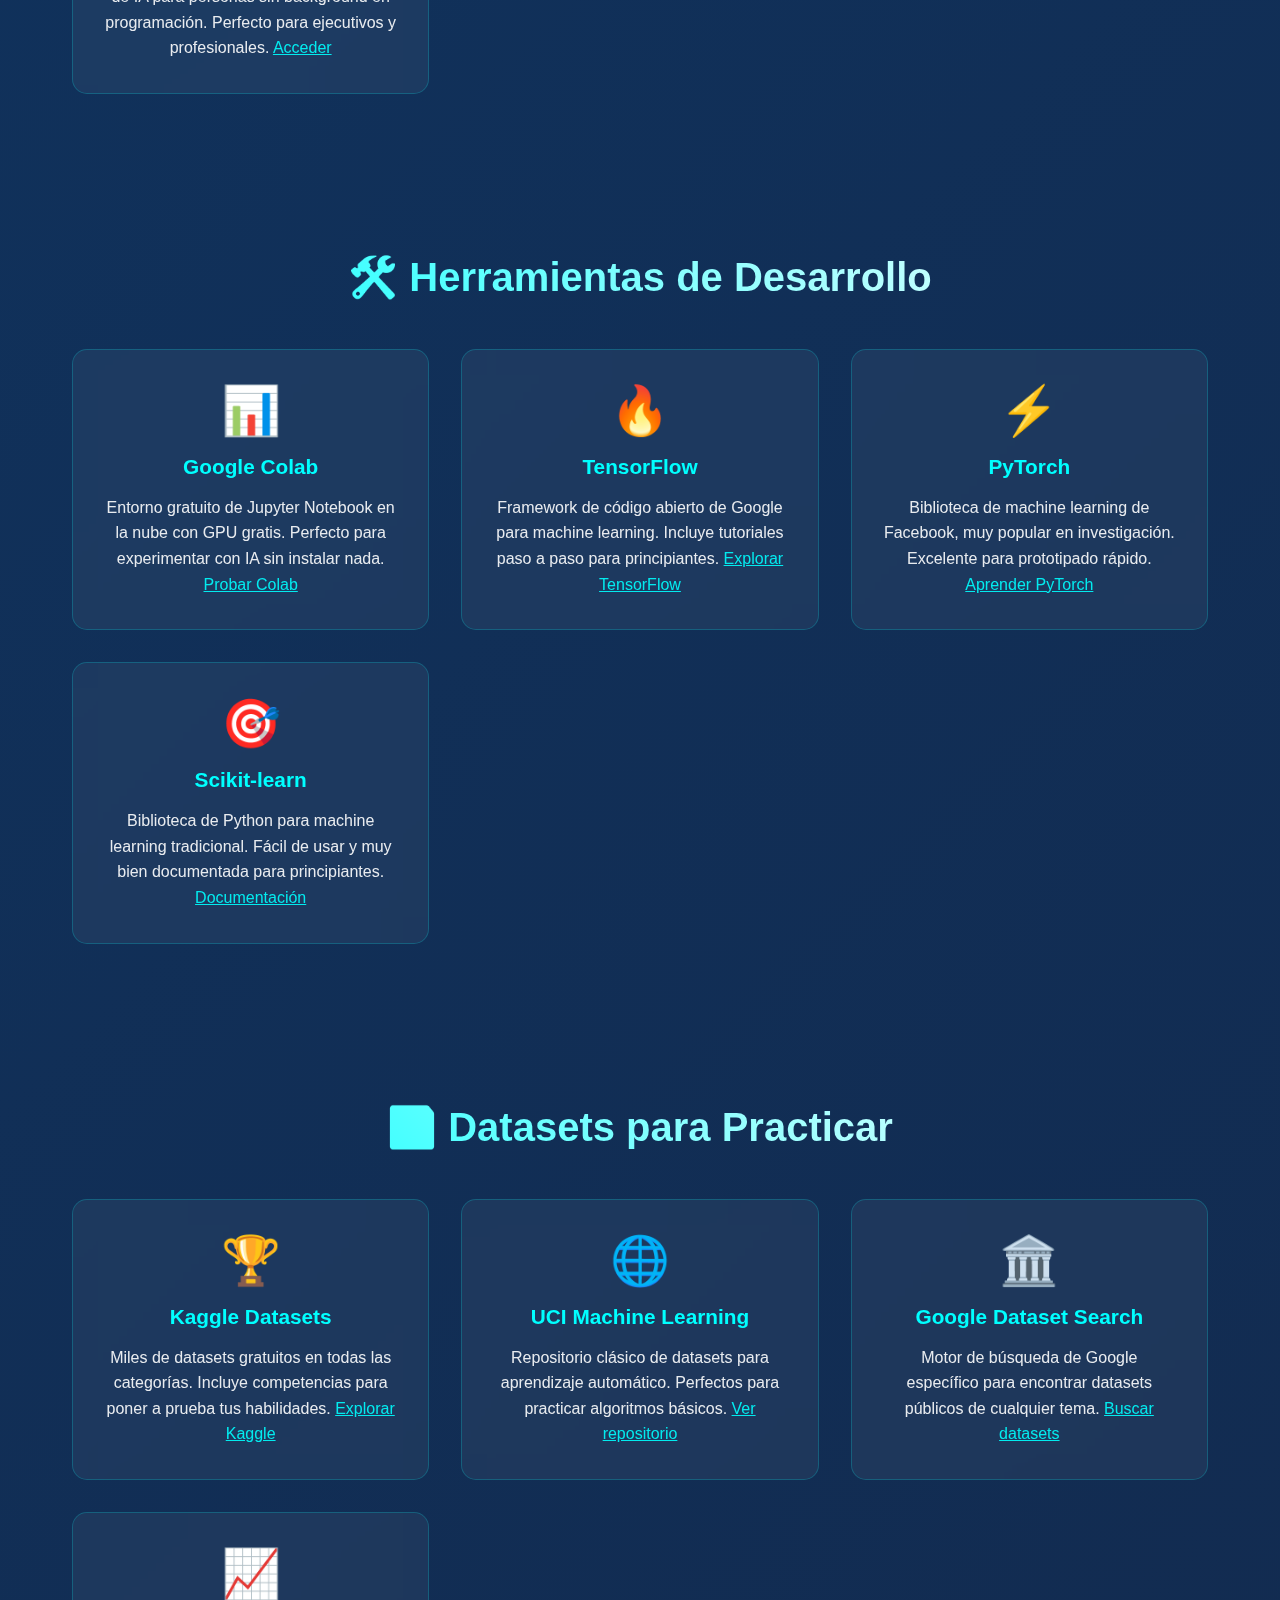
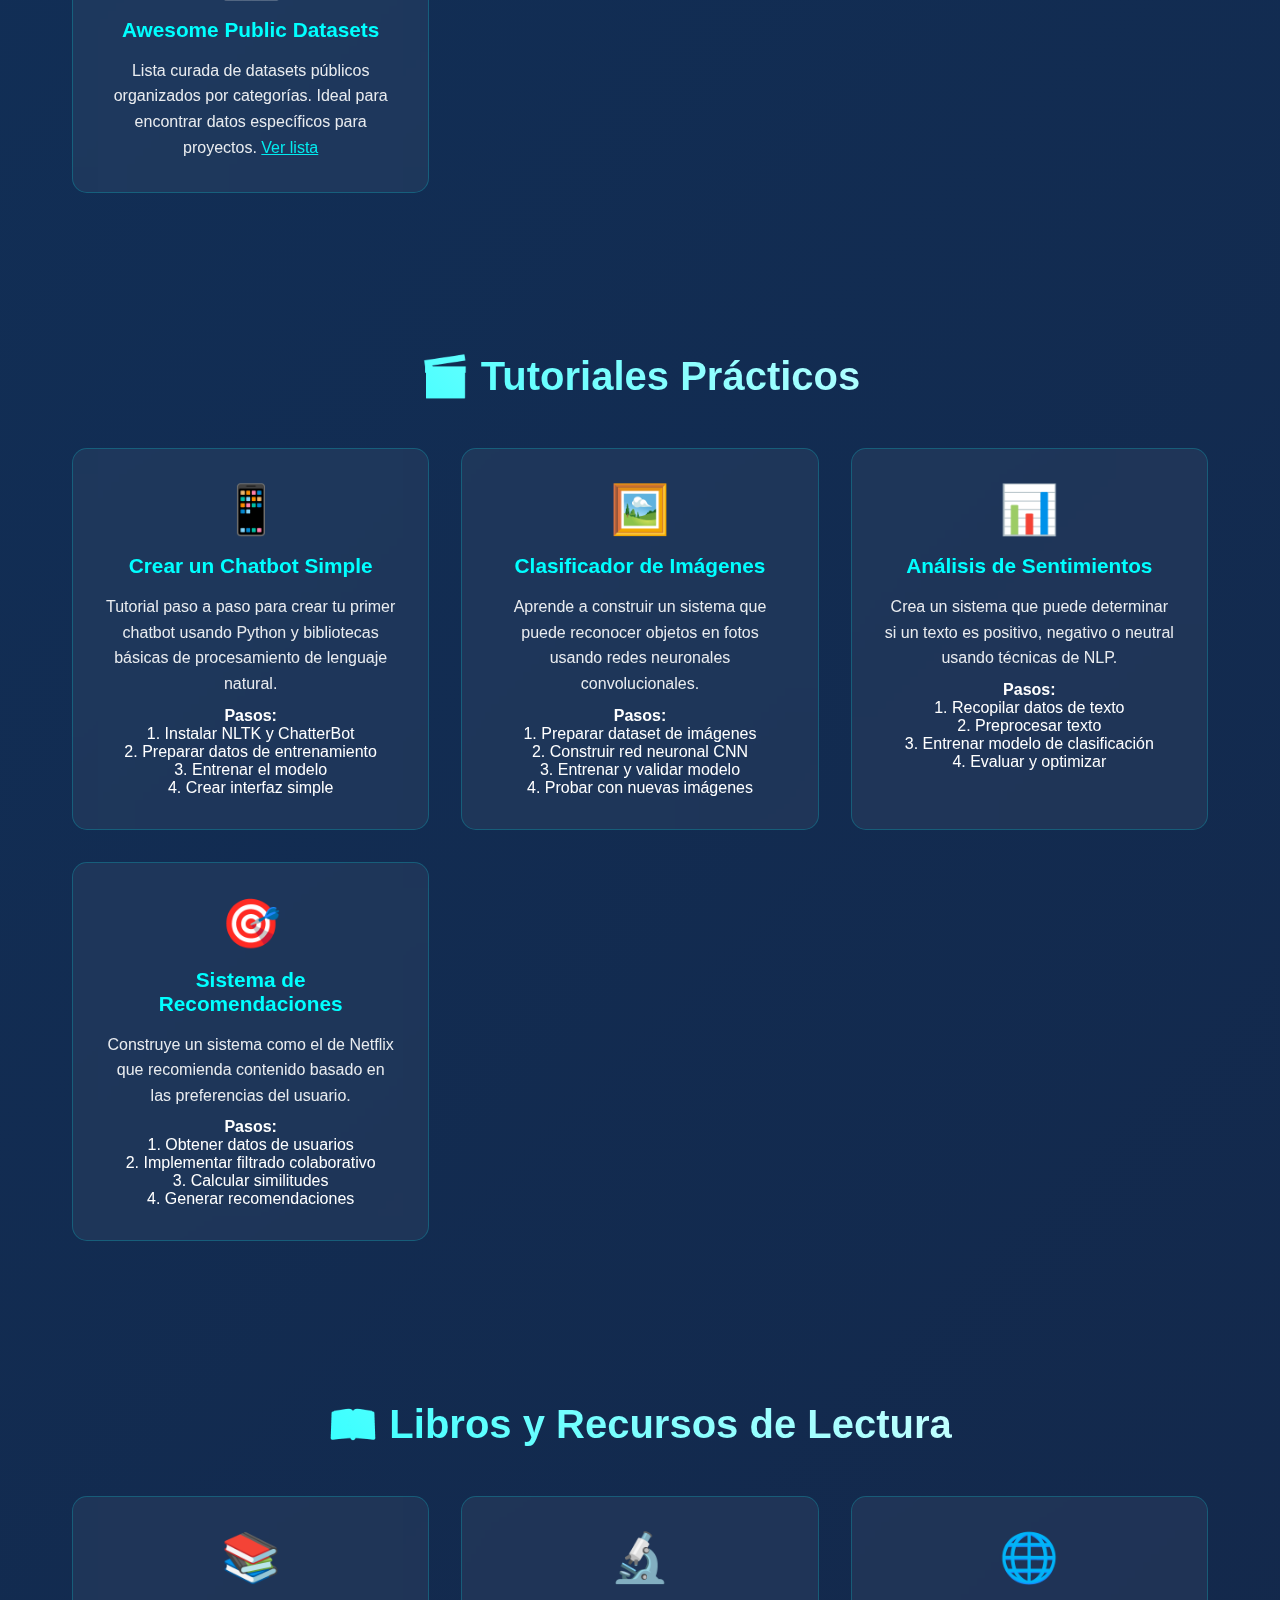
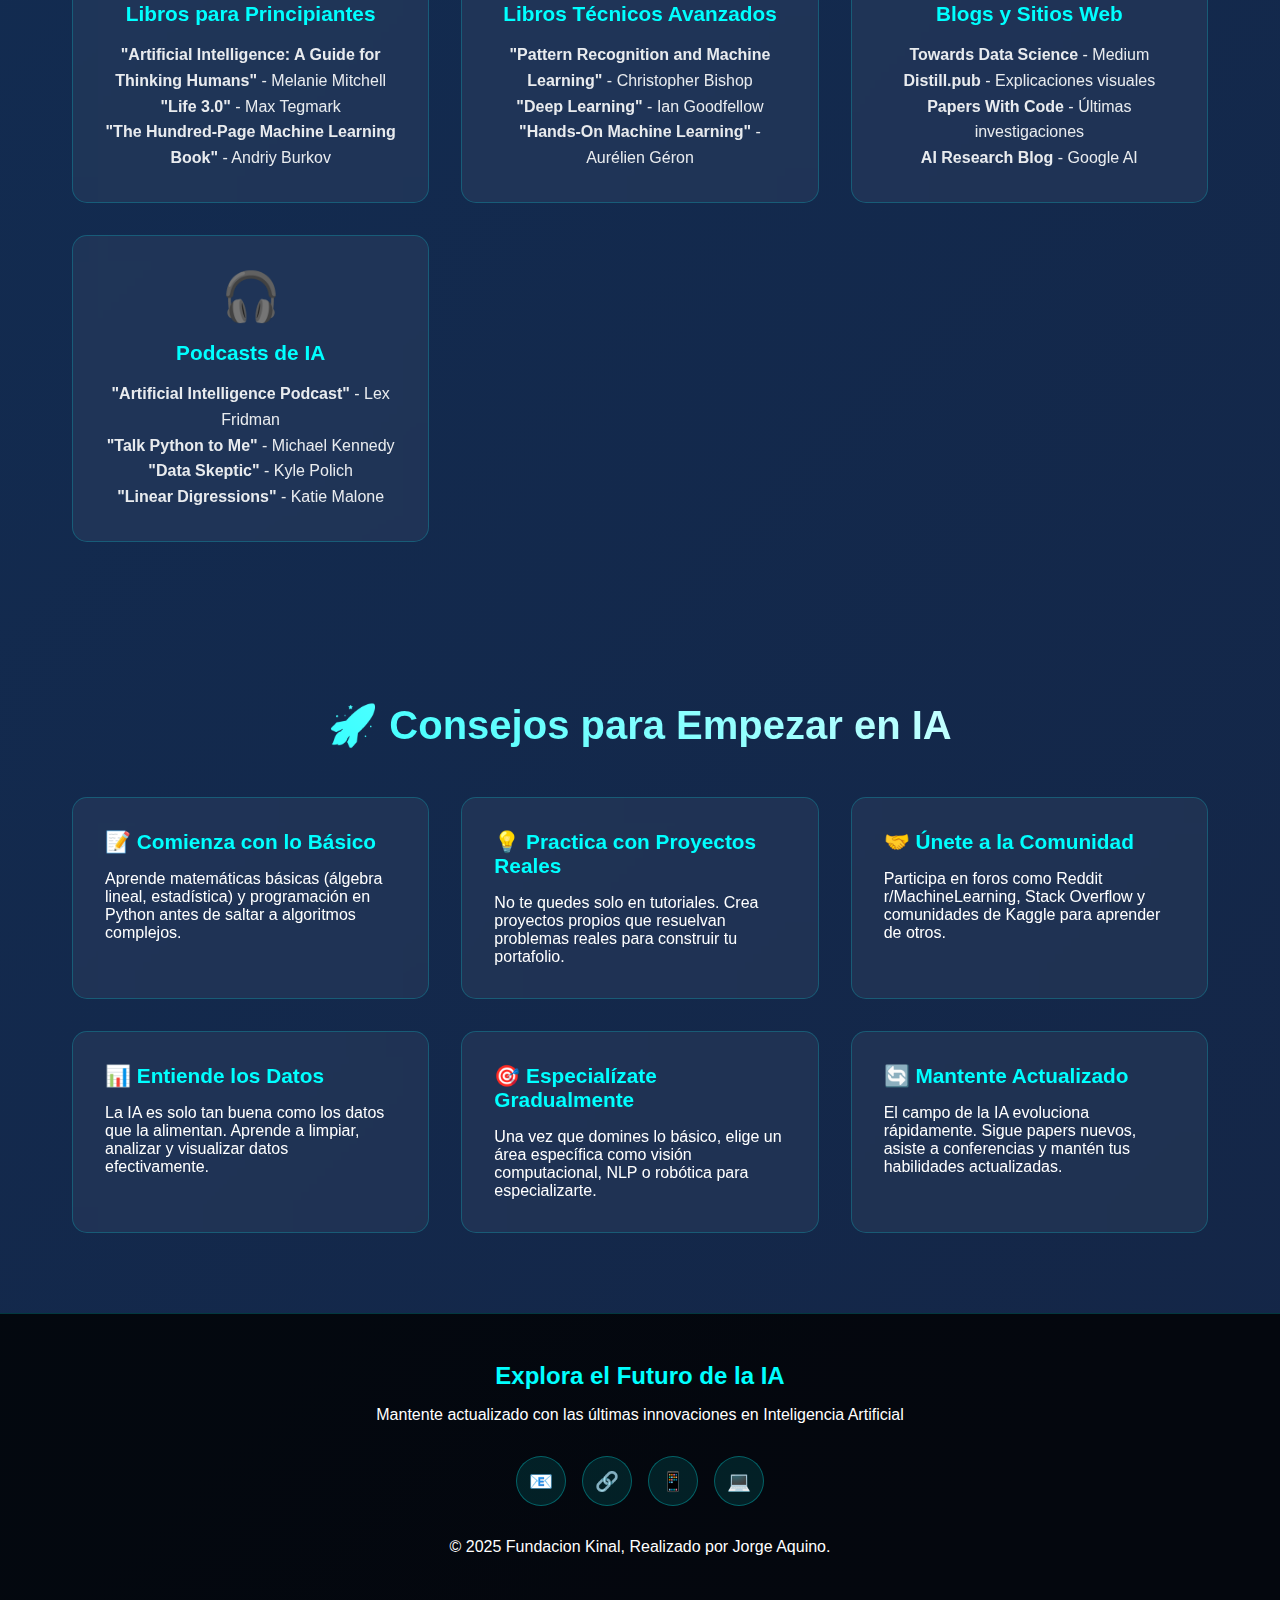
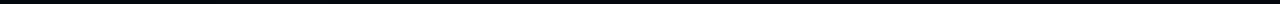
<file: PaginaWeb/Index/recursos de ia.html>
<!DOCTYPE html>
<html lang="es">
<head>
    <meta charset="UTF-8">
    <meta name="viewport" content="width=device-width, initial-scale=1.0">
    <title>Recursos de IA - Fundación Kinal</title>
    <link rel="stylesheet" href="../Styles/style.css">
</head>

<body>
    <div class="particulas"></div>

    <nav id="barra-navegacion">
        <div class="contenedor-nav">
            <div class="logotipo">Fundación Kinal</div>
            <ul class="enlaces-nav">
                <li><a href="principal.html#inicio" class="activo">Inicio</a></li>
                <li><a href="principal.html#plataformas">Plataformas IA</a></li>
                <li><a href="principal.html#aplicaciones de ia.html">Aplicaciones</a></li>
                <li><a href="recursos de ia.html">Recursos</a></li>
                <li><a href="principal.html#historia">Historia</a></li>
                <li><a href="principal.html#numeros">Estadísticas</a></li>
                <li><a href="principal.html#contacto">Contacto</a></li>
                <li><a href="../index.html" class="cerrar-sesion">🚪 Cerrar Sesión</a></li>
            </ul>
        </div>
    </nav>

    <section class="seccion-principal">
        <div class="contenido-principal">
            <h1>Recursos y Tutoriales de IA</h1>
            <p>Tu guía completa para aprender y dominar la Inteligencia Artificial</p>
        </div>
    </section>

    <section class="tipos-ia" id="cursos-online">
        <div class="contenedor">
            <h2 class="titulo-seccion">📚 Cursos Online Gratuitos</h2>
            <div class="cuadricula-ia">
                <div class="tarjeta-ia">
                    <div class="icono-ia">🎓</div>
                    <h3>Machine Learning de Stanford</h3>
                    <p>Curso gratuito de Andrew Ng en Coursera. Perfecto para principiantes que quieren entender los fundamentos del aprendizaje automático. <a href="https://www.coursera.org/learn/machine-learning" target="_blank" style="color: #00ffff;">Ver curso</a></p>
                </div>
                <div class="tarjeta-ia">
                    <div class="icono-ia">🐍</div>
                    <h3>Python para IA</h3>
                    <p>Aprende Python desde cero con enfoque en IA. Incluye NumPy, Pandas y Matplotlib para análisis de datos. <a href="https://www.python.org/about/gettingstarted/" target="_blank" style="color: #00ffff;">Empezar</a></p>
                </div>
                <div class="tarjeta-ia">
                    <div class="icono-ia">🧠</div>
                    <h3>Deep Learning Specialization</h3>
                    <p>Serie de cursos avanzados sobre redes neuronales profundas. Ideal para quienes ya tienen conocimientos básicos. <a href="https://www.coursera.org/specializations/deep-learning" target="_blank" style="color: #00ffff;">Explorar</a></p>
                </div>
                <div class="tarjeta-ia">
                    <div class="icono-ia">🤖</div>
                    <h3>IA para Todos</h3>
                    <p>Curso no técnico que explica conceptos de IA para personas sin background en programación. Perfecto para ejecutivos y profesionales. <a href="https://www.coursera.org/learn/ai-for-everyone" target="_blank" style="color: #00ffff;">Acceder</a></p>
                </div>
            </div>
        </div>
    </section>

    <section class="tipos-ia" id="herramientas-desarrollo">
        <div class="contenedor">
            <h2 class="titulo-seccion">🛠️ Herramientas de Desarrollo</h2>
            <div class="cuadricula-ia">
                <div class="tarjeta-ia">
                    <div class="icono-ia">📊</div>
                    <h3>Google Colab</h3>
                    <p>Entorno gratuito de Jupyter Notebook en la nube con GPU gratis. Perfecto para experimentar con IA sin instalar nada. <a href="https://colab.research.google.com/" target="_blank" style="color: #00ffff;">Probar Colab</a></p>
                </div>
                <div class="tarjeta-ia">
                    <div class="icono-ia">🔥</div>
                    <h3>TensorFlow</h3>
                    <p>Framework de código abierto de Google para machine learning. Incluye tutoriales paso a paso para principiantes. <a href="https://www.tensorflow.org/" target="_blank" style="color: #00ffff;">Explorar TensorFlow</a></p>
                </div>
                <div class="tarjeta-ia">
                    <div class="icono-ia">⚡</div>
                    <h3>PyTorch</h3>
                    <p>Biblioteca de machine learning de Facebook, muy popular en investigación. Excelente para prototipado rápido. <a href="https://pytorch.org/" target="_blank" style="color: #00ffff;">Aprender PyTorch</a></p>
                </div>
                <div class="tarjeta-ia">
                    <div class="icono-ia">🎯</div>
                    <h3>Scikit-learn</h3>
                    <p>Biblioteca de Python para machine learning tradicional. Fácil de usar y muy bien documentada para principiantes. <a href="https://scikit-learn.org/" target="_blank" style="color: #00ffff;">Documentación</a></p>
                </div>
            </div>
        </div>
    </section>

    <section class="tipos-ia" id="datasets">
        <div class="contenedor">
            <h2 class="titulo-seccion">💾 Datasets para Practicar</h2>
            <div class="cuadricula-ia">
                <div class="tarjeta-ia">
                    <div class="icono-ia">🏆</div>
                    <h3>Kaggle Datasets</h3>
                    <p>Miles de datasets gratuitos en todas las categorías. Incluye competencias para poner a prueba tus habilidades. <a href="https://www.kaggle.com/datasets" target="_blank" style="color: #00ffff;">Explorar Kaggle</a></p>
                </div>
                <div class="tarjeta-ia">
                    <div class="icono-ia">🌐</div>
                    <h3>UCI Machine Learning</h3>
                    <p>Repositorio clásico de datasets para aprendizaje automático. Perfectos para practicar algoritmos básicos. <a href="https://archive.ics.uci.edu/ml/" target="_blank" style="color: #00ffff;">Ver repositorio</a></p>
                </div>
                <div class="tarjeta-ia">
                    <div class="icono-ia">🏛️</div>
                    <h3>Google Dataset Search</h3>
                    <p>Motor de búsqueda de Google específico para encontrar datasets públicos de cualquier tema. <a href="https://datasetsearch.research.google.com/" target="_blank" style="color: #00ffff;">Buscar datasets</a></p>
                </div>
                <div class="tarjeta-ia">
                    <div class="icono-ia">📈</div>
                    <h3>Awesome Public Datasets</h3>
                    <p>Lista curada de datasets públicos organizados por categorías. Ideal para encontrar datos específicos para proyectos. <a href="https://github.com/awesomedata/awesome-public-datasets" target="_blank" style="color: #00ffff;">Ver lista</a></p>
                </div>
            </div>
        </div>
    </section>

    <section class="tipos-ia" id="tutoriales-practicos">
        <div class="contenedor">
            <h2 class="titulo-seccion">🎬 Tutoriales Prácticos</h2>
            <div class="cuadricula-ia">
                <div class="tarjeta-ia">
                    <div class="icono-ia">📱</div>
                    <h3>Crear un Chatbot Simple</h3>
                    <p>Tutorial paso a paso para crear tu primer chatbot usando Python y bibliotecas básicas de procesamiento de lenguaje natural.</p>
                    <div style="margin-top: 10px;">
                        <strong>Pasos:</strong><br>
                        1. Instalar NLTK y ChatterBot<br>
                        2. Preparar datos de entrenamiento<br>
                        3. Entrenar el modelo<br>
                        4. Crear interfaz simple
                    </div>
                </div>
                <div class="tarjeta-ia">
                    <div class="icono-ia">🖼️</div>
                    <h3>Clasificador de Imágenes</h3>
                    <p>Aprende a construir un sistema que puede reconocer objetos en fotos usando redes neuronales convolucionales.</p>
                    <div style="margin-top: 10px;">
                        <strong>Pasos:</strong><br>
                        1. Preparar dataset de imágenes<br>
                        2. Construir red neuronal CNN<br>
                        3. Entrenar y validar modelo<br>
                        4. Probar con nuevas imágenes
                    </div>
                </div>
                <div class="tarjeta-ia">
                    <div class="icono-ia">📊</div>
                    <h3>Análisis de Sentimientos</h3>
                    <p>Crea un sistema que puede determinar si un texto es positivo, negativo o neutral usando técnicas de NLP.</p>
                    <div style="margin-top: 10px;">
                        <strong>Pasos:</strong><br>
                        1. Recopilar datos de texto<br>
                        2. Preprocesar texto<br>
                        3. Entrenar modelo de clasificación<br>
                        4. Evaluar y optimizar
                    </div>
                </div>
                <div class="tarjeta-ia">
                    <div class="icono-ia">🎯</div>
                    <h3>Sistema de Recomendaciones</h3>
                    <p>Construye un sistema como el de Netflix que recomienda contenido basado en las preferencias del usuario.</p>
                    <div style="margin-top: 10px;">
                        <strong>Pasos:</strong><br>
                        1. Obtener datos de usuarios<br>
                        2. Implementar filtrado colaborativo<br>
                        3. Calcular similitudes<br>
                        4. Generar recomendaciones
                    </div>
                </div>
            </div>
        </div>
    </section>

    <section class="tipos-ia" id="libros-recursos">
        <div class="contenedor">
            <h2 class="titulo-seccion">📖 Libros y Recursos de Lectura</h2>
            <div class="cuadricula-ia">
                <div class="tarjeta-ia">
                    <div class="icono-ia">📚</div>
                    <h3>Libros para Principiantes</h3>
                    <p><strong>"Artificial Intelligence: A Guide for Thinking Humans"</strong> - Melanie Mitchell<br>
                    <strong>"Life 3.0"</strong> - Max Tegmark<br>
                    <strong>"The Hundred-Page Machine Learning Book"</strong> - Andriy Burkov</p>
                </div>
                <div class="tarjeta-ia">
                    <div class="icono-ia">🔬</div>
                    <h3>Libros Técnicos Avanzados</h3>
                    <p><strong>"Pattern Recognition and Machine Learning"</strong> - Christopher Bishop<br>
                    <strong>"Deep Learning"</strong> - Ian Goodfellow<br>
                    <strong>"Hands-On Machine Learning"</strong> - Aurélien Géron</p>
                </div>
                <div class="tarjeta-ia">
                    <div class="icono-ia">🌐</div>
                    <h3>Blogs y Sitios Web</h3>
                    <p><strong>Towards Data Science</strong> - Medium<br>
                    <strong>Distill.pub</strong> - Explicaciones visuales<br>
                    <strong>Papers With Code</strong> - Últimas investigaciones<br>
                    <strong>AI Research Blog</strong> - Google AI</p>
                </div>
                <div class="tarjeta-ia">
                    <div class="icono-ia">🎧</div>
                    <h3>Podcasts de IA</h3>
                    <p><strong>"Artificial Intelligence Podcast"</strong> - Lex Fridman<br>
                    <strong>"Talk Python to Me"</strong> - Michael Kennedy<br>
                    <strong>"Data Skeptic"</strong> - Kyle Polich<br>
                    <strong>"Linear Digressions"</strong> - Katie Malone</p>
                </div>
            </div>
        </div>
    </section>

    <section class="informacion-ia">
        <div class="contenedor">
            <h2 class="titulo-seccion">🚀 Consejos para Empezar en IA</h2>
            <div class="cuadricula-informacion">
                <div class="tarjeta-informacion">
                    <h3>📝 Comienza con lo Básico</h3>
                    <p>Aprende matemáticas básicas (álgebra lineal, estadística) y programación en Python antes de saltar a algoritmos complejos.</p>
                </div>
                <div class="tarjeta-informacion">
                    <h3>💡 Practica con Proyectos Reales</h3>
                    <p>No te quedes solo en tutoriales. Crea proyectos propios que resuelvan problemas reales para construir tu portafolio.</p>
                </div>
                <div class="tarjeta-informacion">
                    <h3>🤝 Únete a la Comunidad</h3>
                    <p>Participa en foros como Reddit r/MachineLearning, Stack Overflow y comunidades de Kaggle para aprender de otros.</p>
                </div>
                <div class="tarjeta-informacion">
                    <h3>📊 Entiende los Datos</h3>
                    <p>La IA es solo tan buena como los datos que la alimentan. Aprende a limpiar, analizar y visualizar datos efectivamente.</p>
                </div>
                <div class="tarjeta-informacion">
                    <h3>🎯 Especialízate Gradualmente</h3>
                    <p>Una vez que domines lo básico, elige un área específica como visión computacional, NLP o robótica para especializarte.</p>
                </div>
                <div class="tarjeta-informacion">
                    <h3>🔄 Mantente Actualizado</h3>
                    <p>El campo de la IA evoluciona rápidamente. Sigue papers nuevos, asiste a conferencias y mantén tus habilidades actualizadas.</p>
                </div>
            </div>
        </div>
    </section>

    <footer id="contacto">
        <div class="contenido-pie-pagina">
            <h3>Explora el Futuro de la IA</h3>
            <p>Mantente actualizado con las últimas innovaciones en Inteligencia Artificial</p>
            <div class="enlaces-sociales">
                <a href="#" class="enlace-social">📧</a>
                <a href="#" class="enlace-social">🔗</a>
                <a href="#" class="enlace-social">📱</a>
                <a href="#" class="enlace-social">💻</a>
            </div>
            <p>&copy; 2025 Fundacion Kinal, Realizado por Jorge Aquino.</p>
        </div>
    </footer>
</body>
</html>
</file>
<file: PaginaWeb/Styles/style.css>
* {
    margin: 0;
    padding: 0;
    box-sizing: border-box;
}

body {
    font-family: 'Arial', sans-serif;
    background: linear-gradient(-45deg, #0a0a0a, #1a1a2e, #16213e, #0f3460);
    background-size: 400% 400%;
    animation: gradientShift 15s ease infinite;
    color: #ffffff;
    overflow-x: hidden;
}

@keyframes gradientShift {
    0% { background-position: 0% 50%; }
    50% { background-position: 100% 50%; }
    100% { background-position: 0% 50%; }
}


.particulas {
    position: fixed;
    top: 0;
    left: 0;
    width: 100%;
    height: 100%;
    pointer-events: none;
    z-index: 1;
}

.particulas::before,
.particulas::after {
    content: '';
    position: absolute;
    width: 4px;
    height: 4px;
    background: rgba(0, 255, 255, 0.5);
    border-radius: 50%;
    animation: float 6s ease-in-out infinite;
}

.particulas::before {
    top: 20%;
    left: 20%;
    animation-delay: 0s;
}

.particulas::after {
    top: 60%;
    left: 80%;
    animation-delay: 3s;
}

@keyframes float {
    0%, 100% { transform: translateY(0px) translateX(0px); opacity: 0.3; }
    25% { transform: translateY(-20px) translateX(10px); opacity: 1; }
    50% { transform: translateY(-40px) translateX(-10px); opacity: 0.7; }
    75% { transform: translateY(-20px) translateX(20px); opacity: 1; }
}

.imagen-linea-tiempo {
    width: 300px;
    height: 200px;
    object-fit: cover;
    border-radius: 8px;
    margin-bottom: 15px;
}


#barra-navegacion {
    position: fixed;
    top: 0;
    width: 100%;
    background: rgba(0, 0, 0, 0.9);
    backdrop-filter: blur(10px);
    z-index: 1000;
    transition: all 0.3s ease;
    padding: 1rem 0;
}

.contenedor-nav {
    max-width: 1200px;
    margin: 0 auto;
    display: flex;
    justify-content: space-between;
    align-items: center;
    padding: 0 2rem;
}

.logotipo {
    font-size: 1.5rem;
    font-weight: bold;
    color: #00ffff;
    text-shadow: 0 0 10px rgba(0, 255, 255, 0.5);
}

.enlaces-nav {
    display: flex;
    list-style: none;
    gap: 2rem;
}

.enlaces-nav a {
    color: #ffffff;
    text-decoration: none;
    transition: all 0.3s ease;
    position: relative;
}

.enlaces-nav a:hover {
    color: #00ffff;
    text-shadow: 0 0 5px rgba(0, 255, 255, 0.5);
}

.enlaces-nav a::after {
    content: '';
    position: absolute;
    bottom: -5px;
    left: 0;
    width: 0;
    height: 2px;
    background: #00ffff;
    transition: width 0.3s ease;
}

.enlaces-nav a:hover::after {
    width: 100%;
}


.seccion-principal {
    height: 100vh;
    display: flex;
    align-items: center;
    justify-content: center;
    text-align: center;
    position: relative;
    z-index: 2;
}

.contenido-principal {
    animation: fadeInUp 1s ease-out;
}

.seccion-principal h1 {
    font-size: 3.5rem;
    margin-bottom: 1rem;
    background: linear-gradient(45deg, #00ffff, #ff00ff);
    -webkit-background-clip: text;
    -webkit-text-fill-color: transparent;
    background-clip: text;
    animation: glow 2s ease-in-out infinite alternate;
}

@keyframes glow {
    from { text-shadow: 0 0 20px rgba(0, 255, 255, 0.5); }
    to { text-shadow: 0 0 30px rgba(255, 0, 255, 0.8); }
}

.seccion-principal p {
    font-size: 1.2rem;
    margin-bottom: 2rem;
    opacity: 0.9;
}

.boton-principal {
    display: inline-block;
    padding: 15px 30px;
    background: linear-gradient(45deg, #00ffff, #ff00ff);
    color: white;
    text-decoration: none;
    border-radius: 30px;
    font-weight: bold;
    transition: all 0.3s ease;
    position: relative;
    overflow: hidden;
}

.boton-principal::before {
    content: '';
    position: absolute;
    top: 0;
    left: -100%;
    width: 100%;
    height: 100%;
    background: linear-gradient(90deg, transparent, rgba(255, 255, 255, 0.2), transparent);
    transition: left 0.5s;
}

.boton-principal:hover::before {
    left: 100%;
}

.boton-principal:hover {
    transform: translateY(-3px);
    box-shadow: 0 10px 20px rgba(0, 255, 255, 0.3);
}


.contenedor {
    max-width: 1200px;
    margin: 0 auto;
    padding: 0 2rem;
}


section {
    padding: 5rem 0;
    position: relative;
    z-index: 2;
}

.titulo-seccion {
    text-align: center;
    font-size: 2.5rem;
    margin-bottom: 3rem;
    background: linear-gradient(45deg, #00ffff, #ffffff);
    -webkit-background-clip: text;
    -webkit-text-fill-color: transparent;
    background-clip: text;
    animation: fadeInUp 1s ease-out;
}

.cuadricula-ia {
    display: grid;
    grid-template-columns: repeat(auto-fit, minmax(300px, 1fr));
    gap: 2rem;
    margin-top: 3rem;
}

.tarjeta-ia {
    background: rgba(255, 255, 255, 0.05);
    backdrop-filter: blur(10px);
    border: 1px solid rgba(0, 255, 255, 0.2);
    border-radius: 15px;
    padding: 2rem;
    text-align: center;
    transition: all 0.3s ease;
    position: relative;
    overflow: hidden;
    animation: fadeInUp 1s ease-out;
}

.tarjeta-ia::before {
    content: '';
    position: absolute;
    top: 0;
    left: 0;
    right: 0;
    bottom: 0;
    background: linear-gradient(45deg, rgba(0, 255, 255, 0.1), rgba(255, 0, 255, 0.1));
    opacity: 0;
    transition: opacity 0.3s ease;
}

.tarjeta-ia:hover::before {
    opacity: 1;
}

.tarjeta-ia:hover {
    transform: translateY(-10px) scale(1.02);
    border-color: #00ffff;
    box-shadow: 0 20px 40px rgba(0, 255, 255, 0.2);
}

.icono-ia {
    font-size: 3rem;
    margin-bottom: 1rem;
    display: block;
}

.tarjeta-ia h3 {
    color: #00ffff;
    margin-bottom: 1rem;
    font-size: 1.3rem;
}

.tarjeta-ia p {
    line-height: 1.6;
    opacity: 0.9;
}


.contenedor-linea-tiempo {
    position: relative;
    max-width: 800px;
    margin: 0 auto;
}

.linea-tiempo-vertical {
    position: absolute;
    left: 50%;
    top: 0;
    bottom: 0;
    width: 2px;
    background: linear-gradient(to bottom, #00ffff, #ff00ff);
    transform: translateX(-50%);
}

.elemento-linea-tiempo {
    position: relative;
    margin: 3rem 0;
    animation: fadeInUp 1s ease-out;
}

.elemento-linea-tiempo:nth-child(odd) .contenido-linea-tiempo {
    margin-right: 60%;
    text-align: right;
}

.elemento-linea-tiempo:nth-child(even) .contenido-linea-tiempo {
    margin-left: 60%;
    text-align: left;
}

.contenido-linea-tiempo {
    background: rgba(255, 255, 255, 0.05);
    backdrop-filter: blur(10px);
    border: 1px solid rgba(0, 255, 255, 0.2);
    border-radius: 10px;
    padding: 1.5rem;
    transition: all 0.3s ease;
}

.contenido-linea-tiempo:hover {
    transform: scale(1.05);
    border-color: #00ffff;
    box-shadow: 0 10px 20px rgba(0, 255, 255, 0.2);
}

.punto-linea-tiempo {
    position: absolute;
    left: 50%;
    top: 50%;
    width: 15px;
    height: 15px;
    background: #00ffff;
    border-radius: 50%;
    transform: translate(-50%, -50%);
    box-shadow: 0 0 0 4px rgba(0, 0, 0, 0.8), 0 0 20px rgba(0, 255, 255, 0.5);
    animation: pulse 2s infinite;
}

@keyframes pulse {
    0% { box-shadow: 0 0 0 4px rgba(0, 0, 0, 0.8), 0 0 20px rgba(0, 255, 255, 0.5); }
    50% { box-shadow: 0 0 0 8px rgba(0, 0, 0, 0.8), 0 0 30px rgba(0, 255, 255, 0.8); }
    100% { box-shadow: 0 0 0 4px rgba(0, 0, 0, 0.8), 0 0 20px rgba(0, 255, 255, 0.5); }
}

.elemento-linea-tiempo h3 {
    color: #00ffff;
    margin-bottom: 0.5rem;
}


.cuadricula-informacion {
    display: grid;
    grid-template-columns: repeat(auto-fit, minmax(300px, 1fr));
    gap: 2rem;
}

.tarjeta-informacion {
    background: rgba(255, 255, 255, 0.05);
    backdrop-filter: blur(10px);
    border: 1px solid rgba(0, 255, 255, 0.2);
    border-radius: 15px;
    padding: 2rem;
    transition: all 0.3s ease;
    animation: fadeInUp 1s ease-out;
}

.tarjeta-informacion:hover {
    transform: translateY(-10px);
    border-color: #00ffff;
    box-shadow: 0 20px 40px rgba(0, 255, 255, 0.2);
}

.tarjeta-informacion h3 {
    color: #00ffff;
    margin-bottom: 1rem;
    font-size: 1.3rem;
}

/* Estadísticas */
.cuadricula-estadisticas {
    display: grid;
    grid-template-columns: repeat(auto-fit, minmax(200px, 1fr));
    gap: 2rem;
}

.tarjeta-estadistica {
    background: rgba(255, 255, 255, 0.05);
    backdrop-filter: blur(10px);
    border: 1px solid rgba(0, 255, 255, 0.2);
    border-radius: 15px;
    padding: 2rem;
    text-align: center;
    transition: all 0.3s ease;
    animation: fadeInUp 1s ease-out;
}

.tarjeta-estadistica:hover {
    transform: translateY(-10px) scale(1.05);
    border-color: #00ffff;
    box-shadow: 0 20px 40px rgba(0, 255, 255, 0.2);
}

.numero-estadistica {
    font-size: 3rem;
    font-weight: bold;
    color: #00ffff;
    margin-bottom: 0.5rem;
    text-shadow: 0 0 10px rgba(0, 255, 255, 0.5);
    animation: countUp 2s ease-out;
}

@keyframes countUp {
    from { transform: scale(0); opacity: 0; }
    to { transform: scale(1); opacity: 1; }
}

.etiqueta-estadistica {
    opacity: 0.9;
    line-height: 1.4;
}


footer {
    background: rgba(0, 0, 0, 0.8);
    text-align: center;
    padding: 3rem 0;
    border-top: 1px solid rgba(0, 255, 255, 0.2);
}

.contenido-pie-pagina h3 {
    color: #00ffff;
    margin-bottom: 1rem;
    font-size: 1.5rem;
}

.enlaces-sociales {
    margin: 2rem 0;
    display: flex;
    justify-content: center;
    gap: 1rem;
}

.enlace-social {
    display: inline-block;
    width: 50px;
    height: 50px;
    background: rgba(0, 255, 255, 0.1);
    border: 1px solid rgba(0, 255, 255, 0.3);
    border-radius: 50%;
    display: flex;
    align-items: center;
    justify-content: center;
    text-decoration: none;
    font-size: 1.2rem;
    transition: all 0.3s ease;
}

.enlace-social:hover {
    background: rgba(0, 255, 255, 0.2);
    border-color: #00ffff;
    transform: translateY(-3px);
    box-shadow: 0 10px 20px rgba(0, 255, 255, 0.2);
}


@keyframes fadeInUp {
    from {
        opacity: 0;
        transform: translateY(30px);
    }
    to {
        opacity: 1;
        transform: translateY(0);
    }
}


@media (max-width: 768px) {
    .seccion-principal h1 {
        font-size: 2.5rem;
    }
    
    .enlaces-nav {
        flex-direction: column;
        gap: 1rem;
    }
    
    .contenedor-nav {
        flex-direction: column;
        gap: 1rem;
    }
    
    .elemento-linea-tiempo:nth-child(odd) .contenido-linea-tiempo,
    .elemento-linea-tiempo:nth-child(even) .contenido-linea-tiempo {
        margin: 0 0 0 30px;
        text-align: left;
    }
    
    .linea-tiempo-vertical {
        left: 15px;
    }
    
    .punto-linea-tiempo {
        left: 15px;
    }
}


html {
    scroll-behavior: smooth;
}


a[style*="color: #00ffff"] {
    position: relative;
    transition: all 0.3s ease;
}

a[style*="color: #00ffff"]:hover {
    text-shadow: 0 0 10px rgba(0, 255, 255, 0.8);
}




/* Responsive general */
@media (max-width: 1024px) {
    body {
        overflow: auto; /* Para que pueda hacer scroll en dispositivos medianos */
        height: auto;
        padding: 1rem;
    }

    /* Navegación */
    #barra-navegacion {
        position: fixed;
        width: 100%;
        top: 0;
        left: 0;
        background: rgba(0, 0, 0, 0.8);
        z-index: 10;
    }
    .contenedor-nav {
        display: flex;
        justify-content: space-between;
        align-items: center;
        padding: 0.5rem 1rem;
    }
    .logotipo {
        font-weight: bold;
        font-size: 1.2rem;
        color: #00ffff;
    }
    .enlaces-nav {
        display: none; /* Ocultamos menú para versiones pequeñas y medianas */
        flex-direction: column;
        background: rgba(0, 0, 0, 0.9);
        position: absolute;
        top: 100%;
        right: 0;
        width: 200px;
        border-radius: 0 0 10px 10px;
        overflow: hidden;
    }
    .enlaces-nav li {
        border-bottom: 1px solid rgba(0, 255, 255, 0.2);
    }
    .enlaces-nav li:last-child {
        border-bottom: none;
    }
    .enlaces-nav li a {
        display: block;
        padding: 0.8rem 1rem;
        color: #00ffff;
        text-decoration: none;
    }
    .enlaces-nav li a:hover,
    .enlaces-nav li a.activo {
        background: #00ffff;
        color: #000;
    }

    /* Agrega un botón hamburguesa para mostrar/ocultar menú (se necesita JS) */
}

/* Responsive en móviles */
@media (max-width: 768px) {
    .seccion-principal .contenido-principal h1 {
        font-size: 1.8rem;
    }
    .seccion-principal .contenido-principal p {
        font-size: 1rem;
    }
    .boton-principal {
        padding: 0.8rem 1.5rem;
        font-size: 1rem;
    }

    /* Cuadrícula plataformas IA: 2 columnas */
    .cuadricula-ia {
        display: grid;
        grid-template-columns: repeat(2, 1fr);
        gap: 1rem;
    }

    /* Tarjetas IA */
    .tarjeta-ia {
        padding: 1rem;
        border-radius: 10px;
        background: rgba(0, 255, 255, 0.05);
        box-shadow: 0 0 10px rgba(0, 255, 255, 0.2);
        transition: transform 0.3s ease;
    }
    .tarjeta-ia:hover {
        transform: scale(1.05);
    }

    /* Historia: línea de tiempo en bloque vertical */
    .contenedor-linea-tiempo {
        display: flex;
        flex-direction: column;
        gap: 2rem;
        padding-left: 0;
    }
    .linea-tiempo-vertical {
        display: none;
    }
    .elemento-linea-tiempo {
        display: flex;
        flex-direction: column;
        align-items: center;
        text-align: center;
    }
    .imagen-linea-tiempo {
        width: 80%;
        max-width: 300px;
        border-radius: 10px;
        margin-bottom: 1rem;
    }

    /* Información IA */
    .cuadricula-informacion {
        display: grid;
        grid-template-columns: 1fr 1fr;
        gap: 1rem;
    }

    /* Estadísticas */
    .cuadricula-estadisticas {
        display: grid;
        grid-template-columns: 1fr 1fr;
        gap: 1rem;
    }
}

/* Responsive en pantallas muy pequeñas */
@media (max-width: 480px) {
    .cuadricula-ia {
        grid-template-columns: 1fr;
    }
    .cuadricula-informacion {
        grid-template-columns: 1fr;
    }
    .cuadricula-estadisticas {
        grid-template-columns: 1fr;
    }

    .seccion-principal .contenido-principal h1 {
        font-size: 1.4rem;
    }
    .seccion-principal .contenido-principal p {
        font-size: 0.9rem;
    }
    .boton-principal {
        width: 100%;
        font-size: 0.95rem;
        padding: 0.8rem;
    }

    /* Footer */
    footer .contenido-pie-pagina {
        padding: 1rem;
        text-align: center;
    }
    .enlaces-sociales {
        justify-content: center;
        gap: 0.5rem;
    }
}

/* Ajustes para imágenes y textos generales */
.imagen-linea-tiempo {
    max-width: 100%;
    height: auto;
    border-radius: 12px;
}

/* Ajustes para que el contenido principal no quede pegado a la barra */
.seccion-principal {
    padding: 6rem 2rem 3rem 2rem; /* para que no quede debajo del nav fijo */
}

/* Botón principal */
.boton-principal {
    background: linear-gradient(45deg, #00ffff, #ff00ff);
    color: white;
    padding: 1rem 2rem;
    border-radius: 10px;
    font-weight: bold;
    text-decoration: none;
    display: inline-block;
    transition: all 0.3s ease;
}
.boton-principal:hover {
    filter: brightness(1.1);
    transform: translateY(-3px);
}

/* Para que el body no tenga overflow hidden en móvil */
@media (max-width: 768px) {
    body {
        overflow: auto;
        height: auto;
        display: block;
        align-items: unset;
        justify-content: unset;
    }
}
</file>
